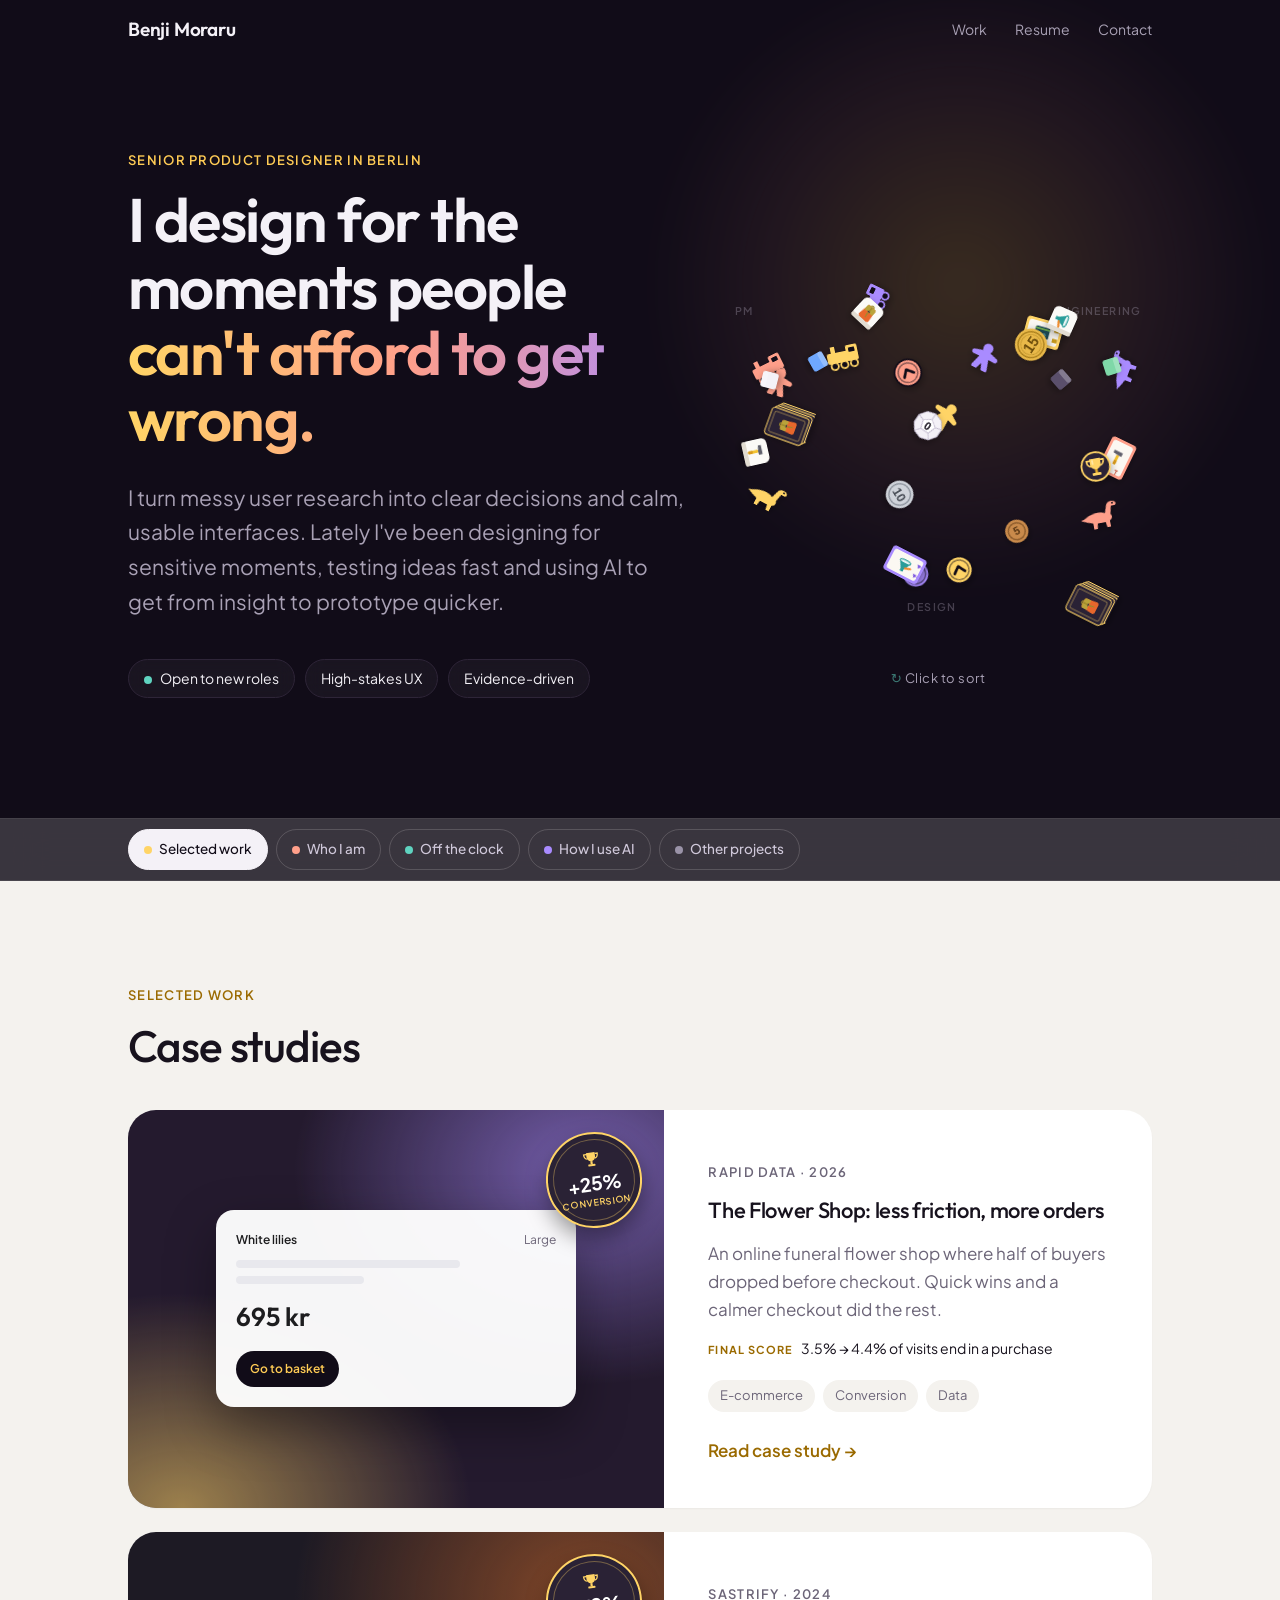
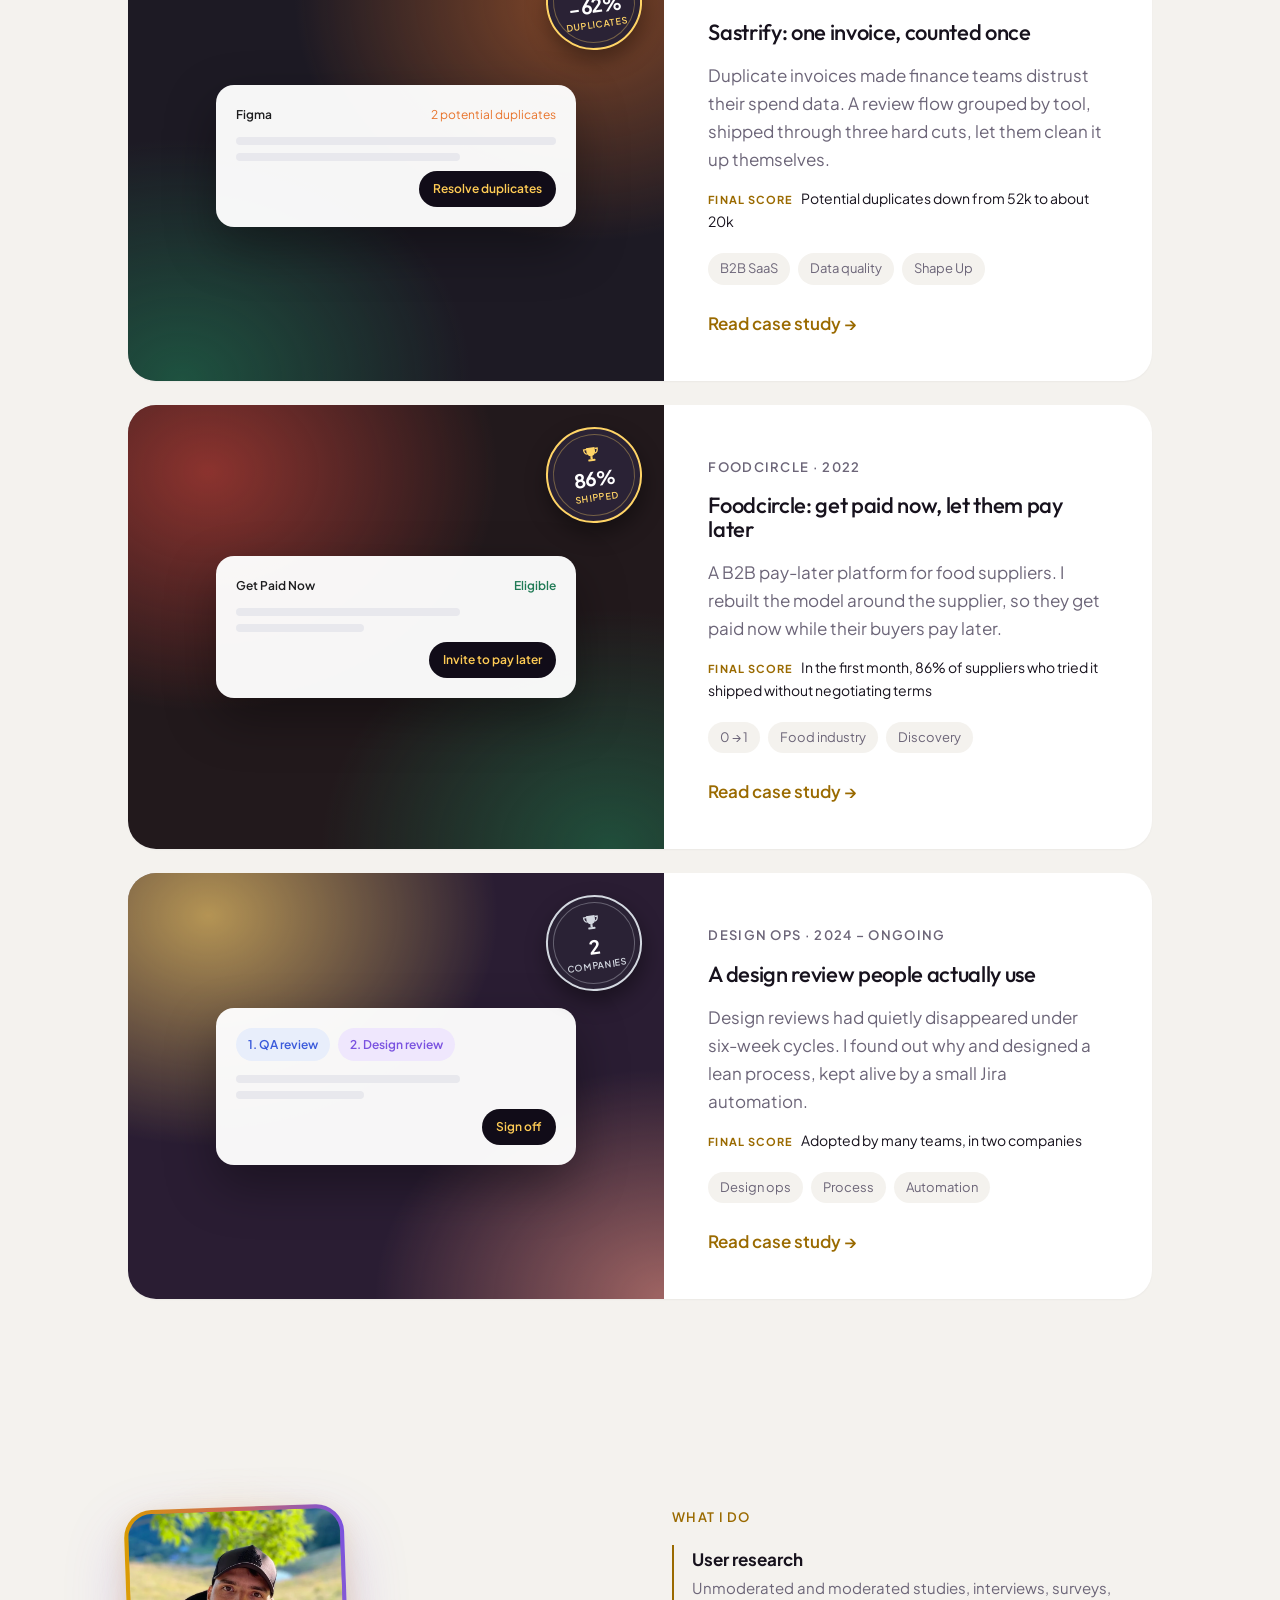
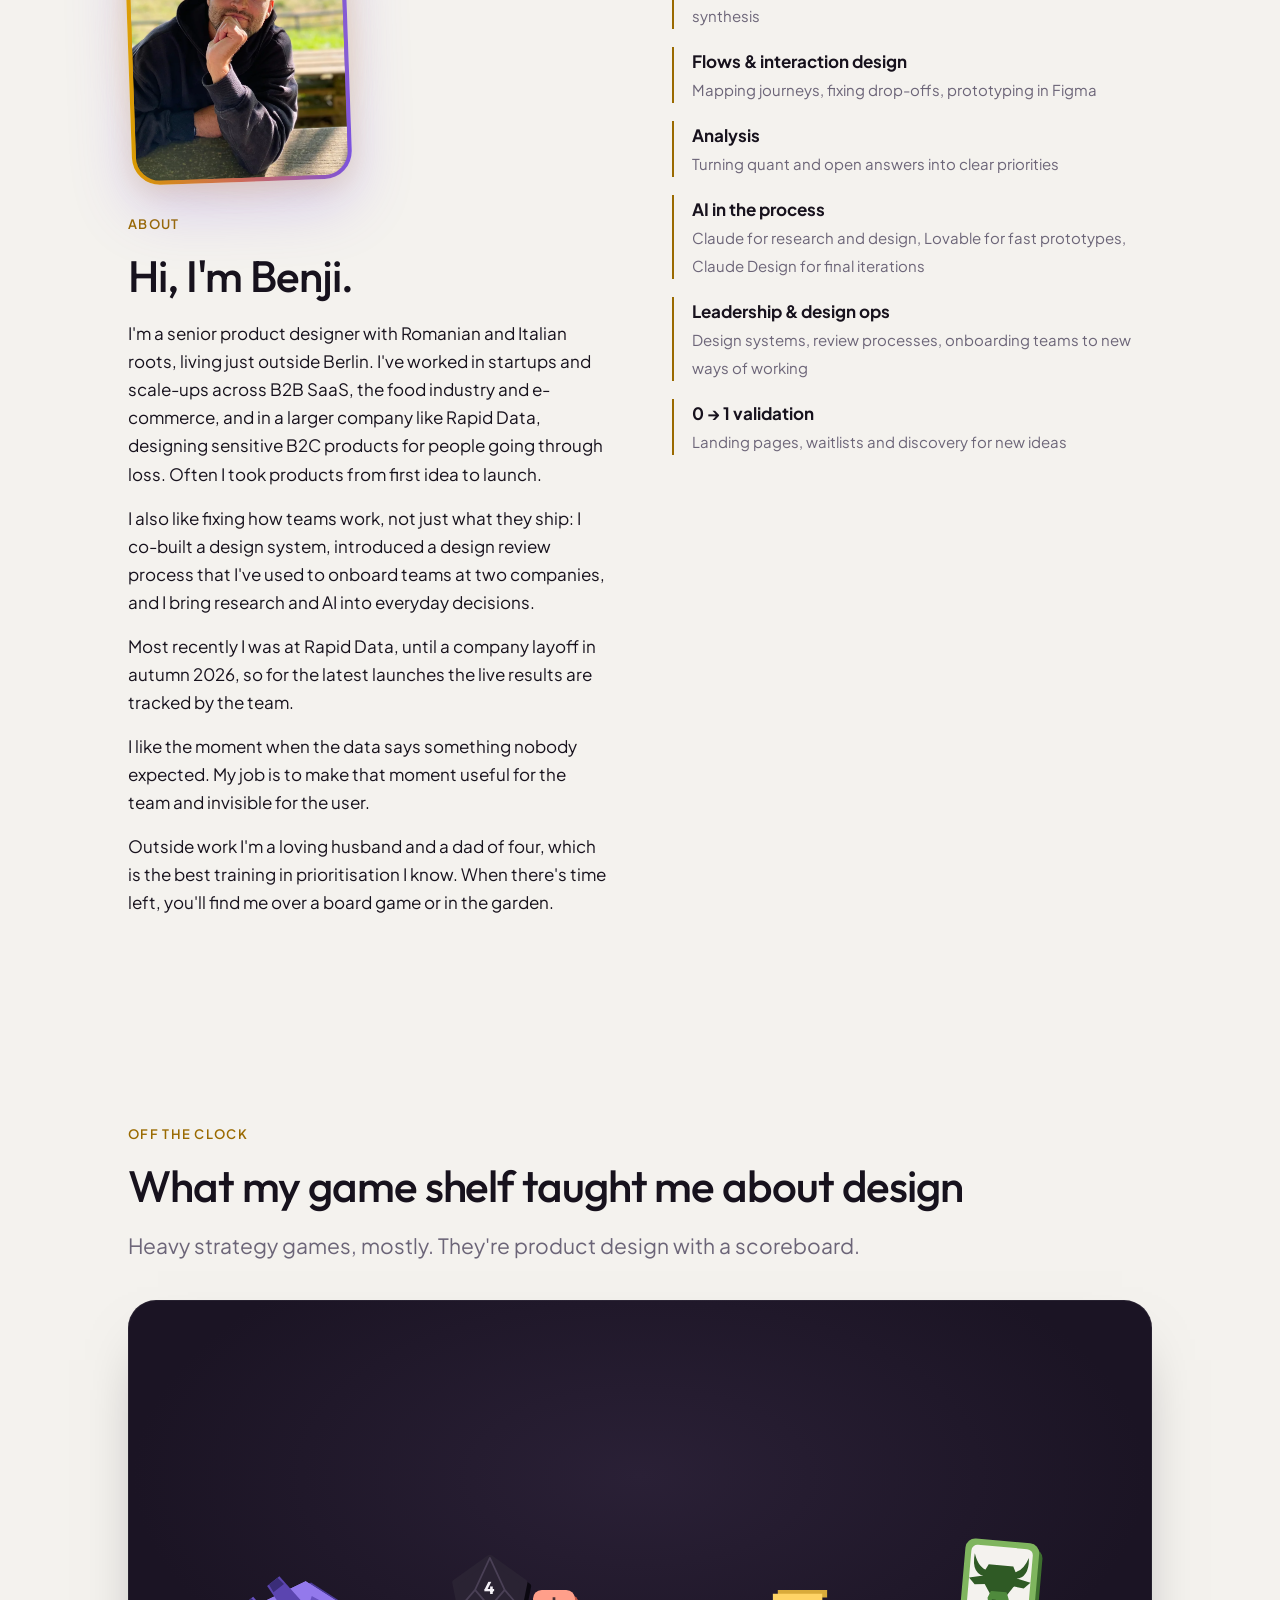
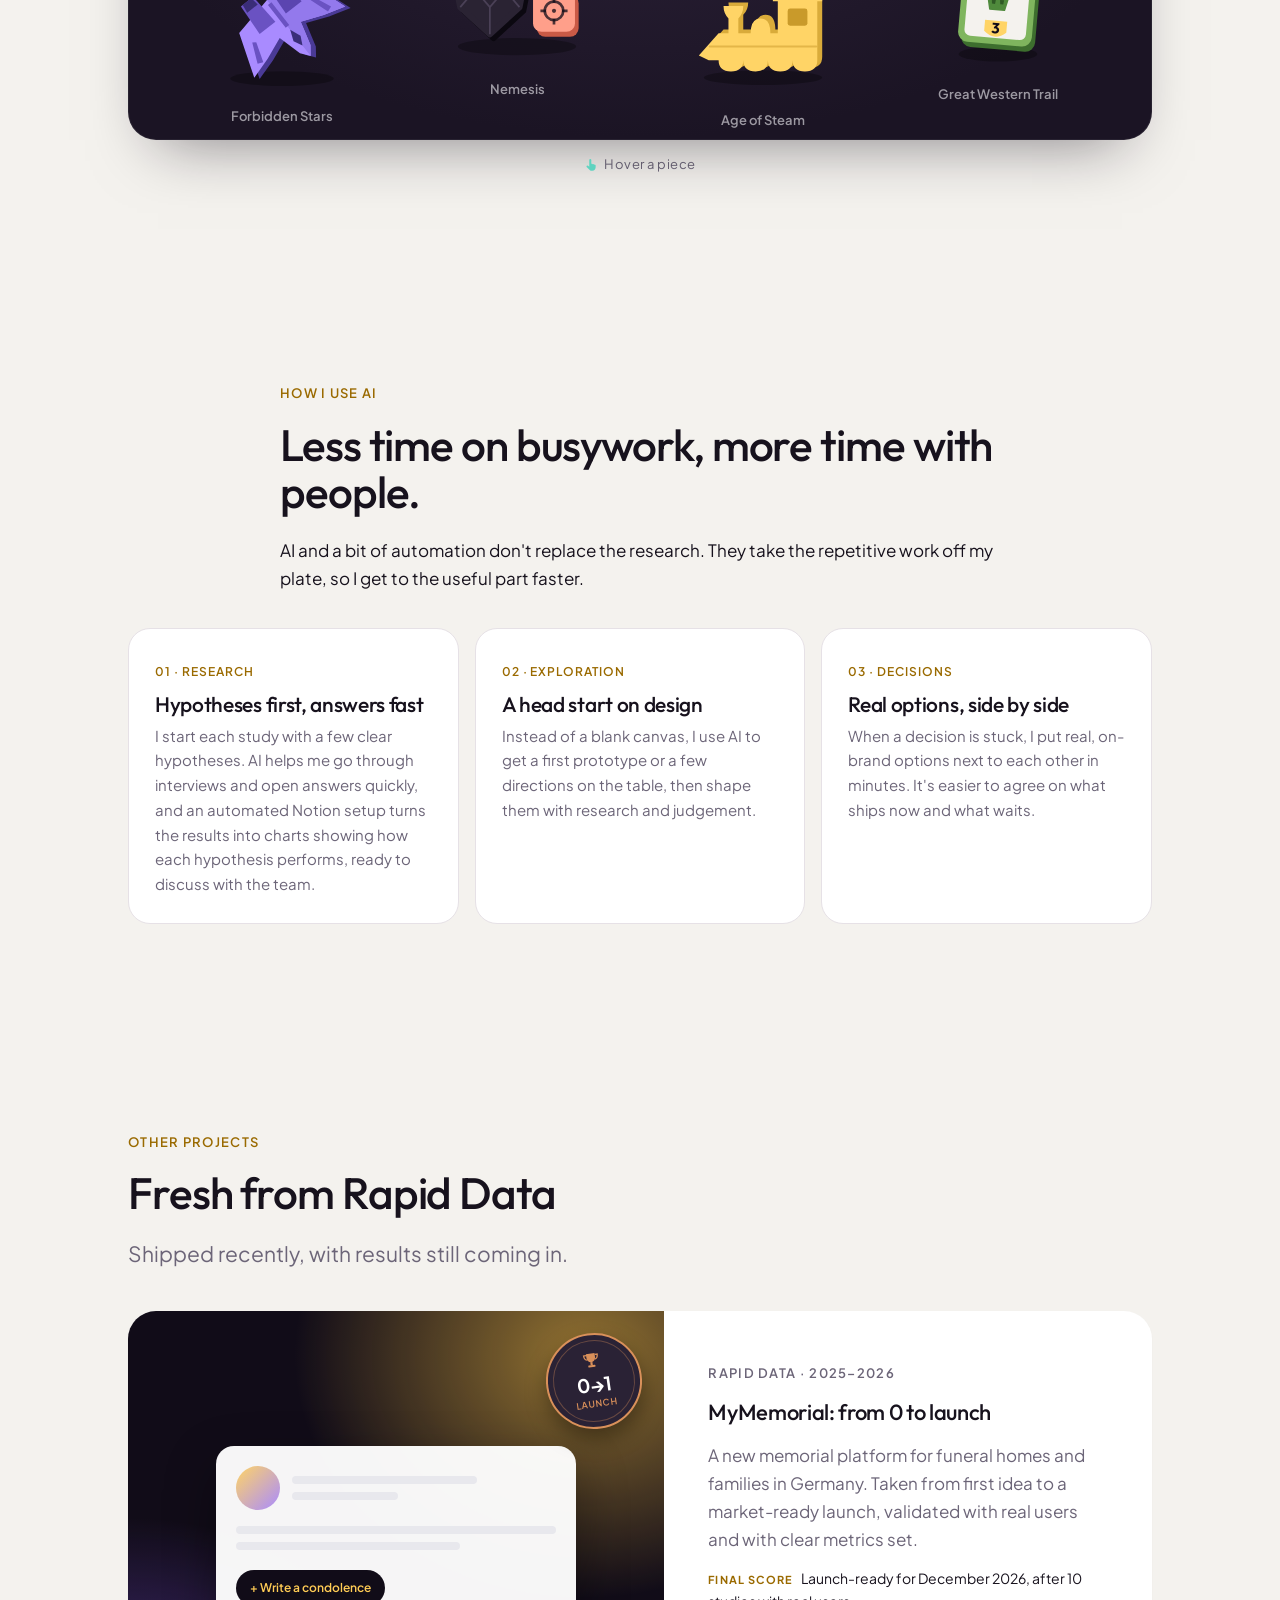
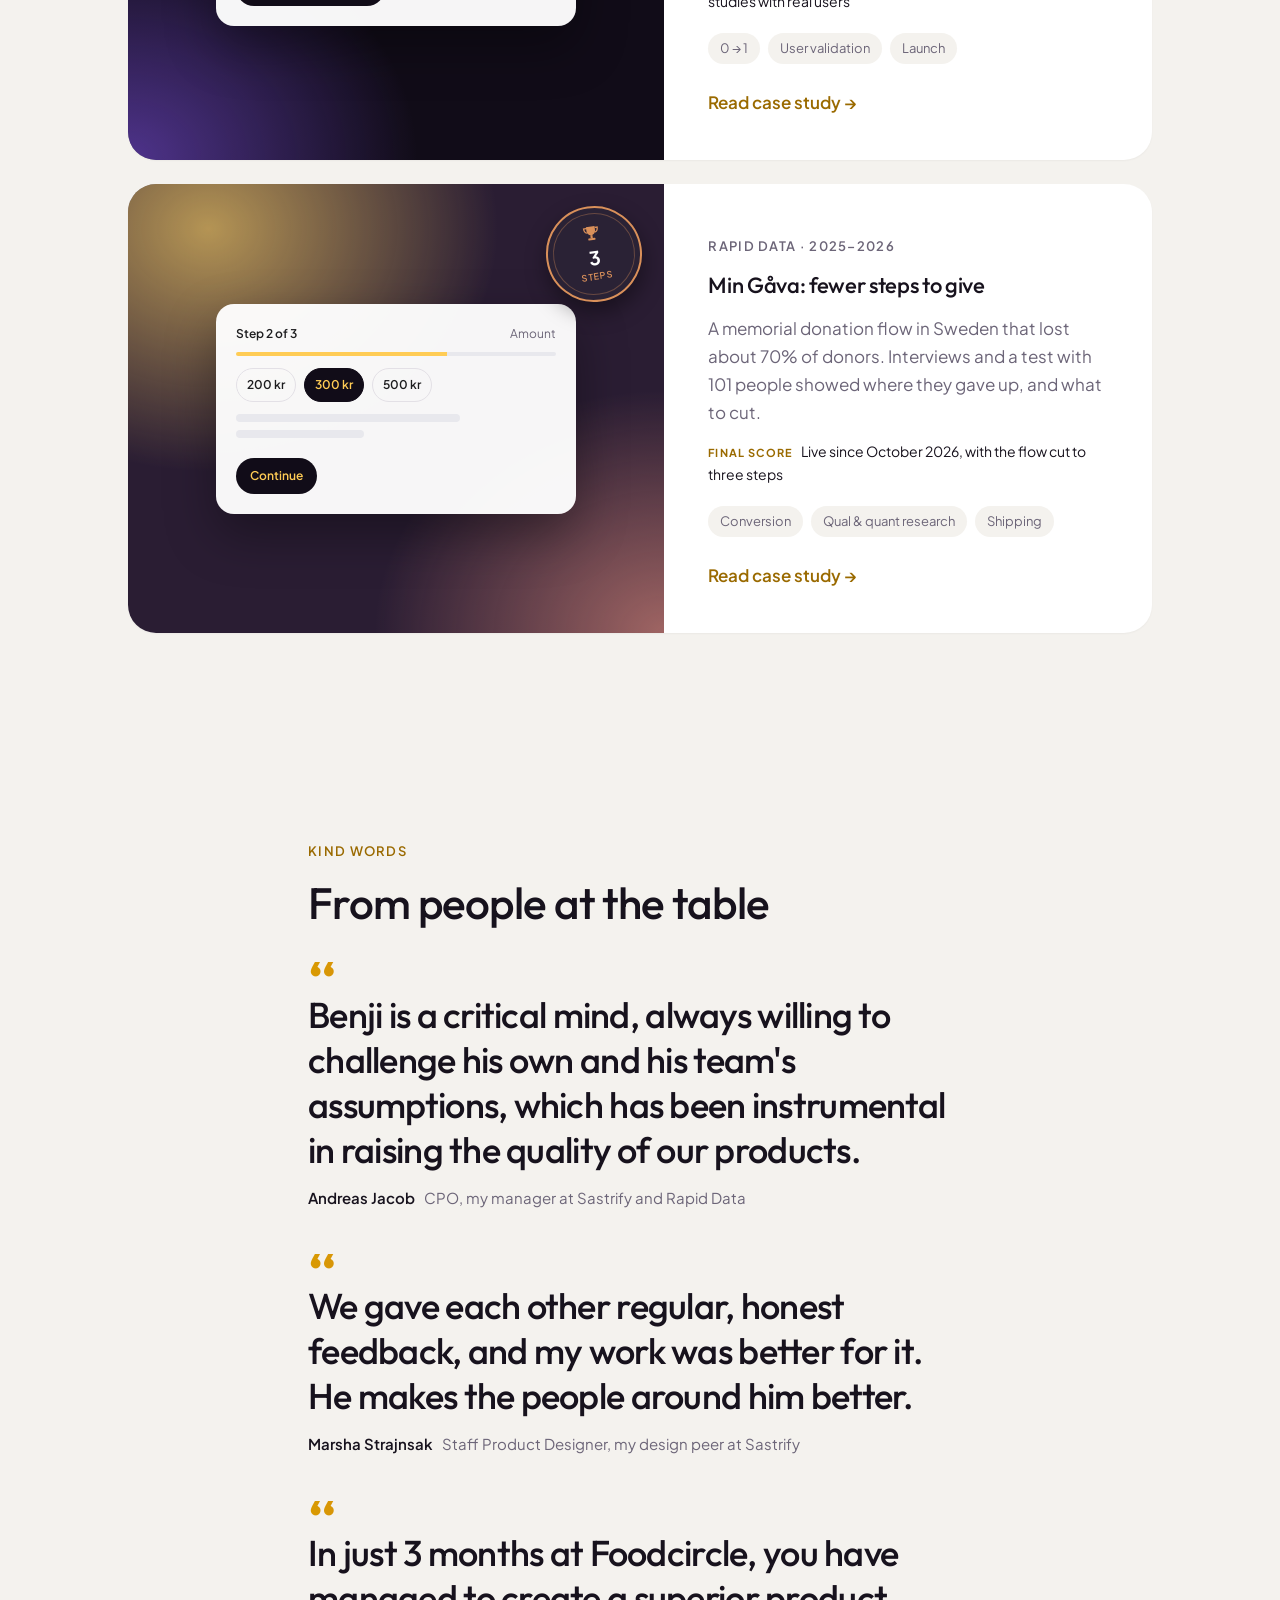
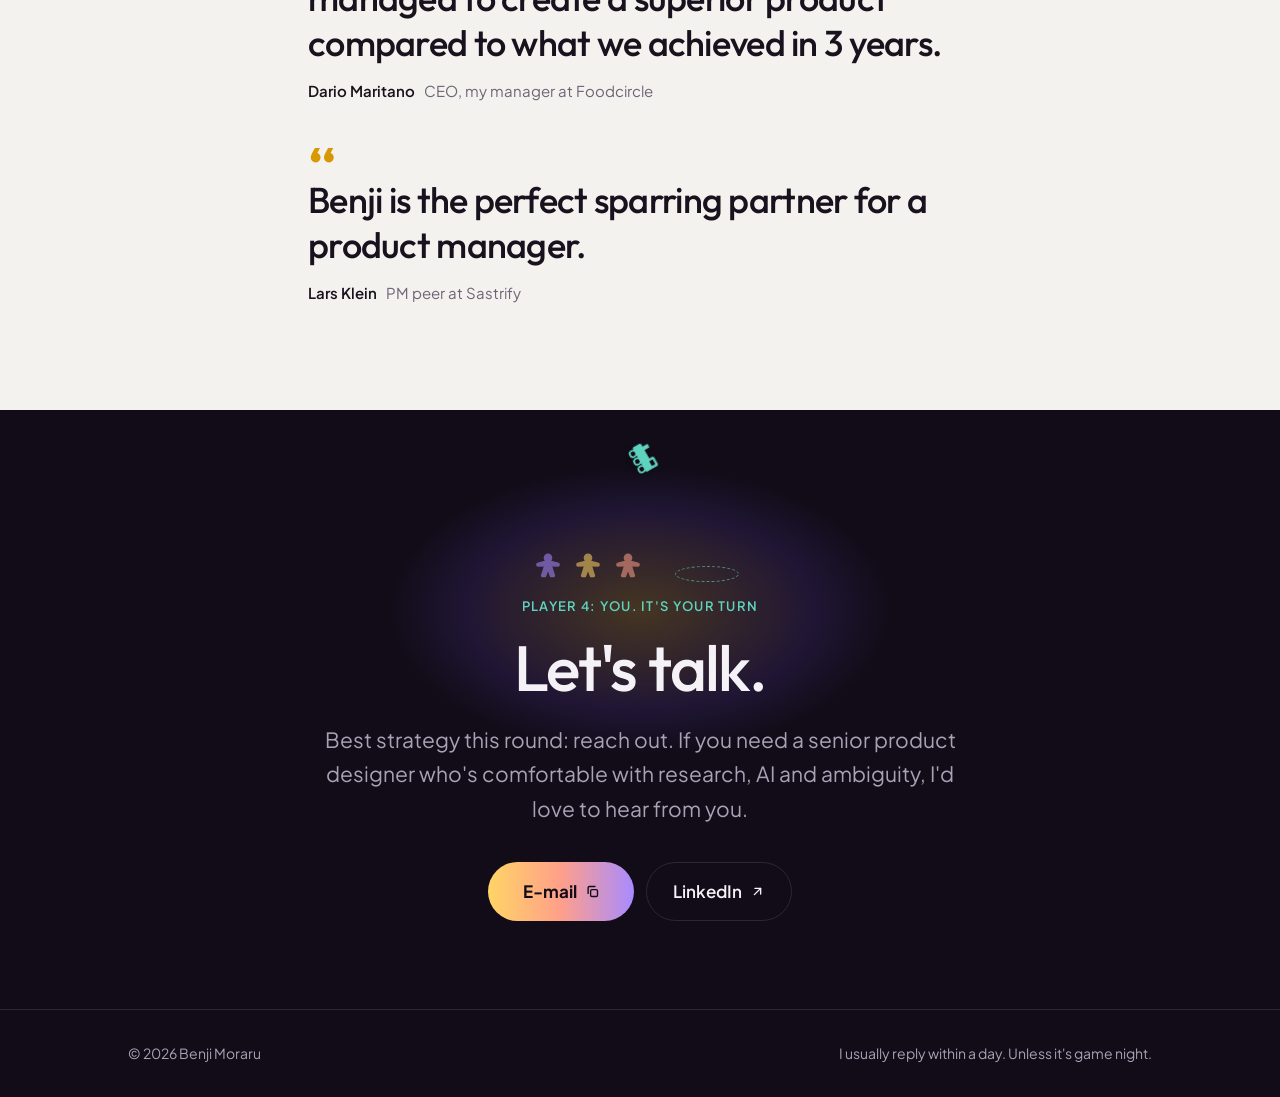
<file: index.html>
<!DOCTYPE html>
<html lang="en">
<head>
<meta charset="utf-8">
<meta name="viewport" content="width=device-width, initial-scale=1">
<title>Benji Moraru · Senior Product Designer</title>
<meta name="description" content="Benji Moraru is a senior product designer in Berlin. Research-led flows, user research and AI in the design process.">
<link rel="icon" href="favicon.ico" sizes="any">
<link rel="icon" type="image/png" sizes="32x32" href="favicon-32.png">
<link rel="apple-touch-icon" href="apple-touch-icon.png">
<meta name="theme-color" content="#110c18">
<style id="fouc">html{visibility:hidden;background:#110c18}</style>
<link rel="stylesheet" href="style.css?v=1795783412">
</head>
<body>

<nav>
  <div class="wrap">
    <a class="logo" href="index.html">Benji Moraru</a>
    <ul>
      <li><a href="#work">Work</a></li>
      <li><a href="resume.html">Resume</a></li>
      <li><a href="#contact">Contact</a></li>
    </ul>
  </div>
</nav>

<header class="hero">
  <div class="wrap hero-grid">
    <div class="hero-text">
    <p class="eyebrow">Senior product designer in Berlin</p>
    <h1>I design for the moments people <em>can't afford to get wrong.</em></h1>
    <p class="lead">I turn messy user research into clear decisions and calm, usable interfaces. Lately I've been designing for sensitive moments, testing ideas fast and using AI to get from insight to prototype quicker.</p>
    <div class="hero-meta">
      <span class="chip dot">Open to new roles</span>
      <span class="chip">High-stakes UX</span>
      <span class="chip">Evidence-driven</span>
    </div>
    </div>
    <div class="hero-table" aria-hidden="true"><div class="ht-canvas">
      <div class="ht-board"></div>
      <span class="ht-seat s0">PM</span><span class="ht-seat s1">Design</span><span class="ht-seat s2">Engineering</span>
    </div></div>
  </div>
</header>

<div class="jump" role="navigation" aria-label="Jump to a section">
  <div class="wrap">
    <a class="jchip on" href="#work" data-t="work"><span class="d" style="background:#ffd466"></span>Selected work</a>
    <a class="jchip" href="#about" data-t="about"><span class="d" style="background:#ff9f8a"></span>Who I am</a>
    <a class="jchip" href="#games" data-t="games"><span class="d" style="background:#5fd3c0"></span>Off the clock</a>
    <a class="jchip" href="#ai" data-t="ai"><span class="d" style="background:#a98bff"></span>How I use AI</a>
    <a class="jchip" href="#earlier" data-t="earlier"><span class="d" style="background:#9a93a8"></span>Other projects</a>
  </div>
</div>

<section id="work">
  <div class="wrap">
    <p class="eyebrow">Selected work</p>
    <h2>Case studies</h2>

    <div class="work-grid">
      <a class="card" href="eshop.html">
        <div class="card-visual v-shop">
          <div class="mock">
            <div class="row" style="justify-content:space-between"><span style="font-weight:600">White lilies</span><span style="color:#6c6578">Large</span></div>
            <div class="bar m" style="margin-top:10px"></div><div class="bar s"></div>
            <div class="row" style="justify-content:space-between;margin-top:12px"><span class="price">695 kr</span></div>
            <span class="btn">Go to basket</span>
          </div>
          <span class="score-coin gold" aria-hidden="true"><svg class="tr" viewBox="0 0 36 30" aria-hidden="true"><path d="M12 3 H24 V8 C24 12.5 21.3 15 18 15 C14.7 15 12 12.5 12 8 Z"/><path d="M12 5 H8.5 C8.5 9 10 11 13 11.5 M24 5 H27.5 C27.5 9 26 11 23 11.5" fill="none" stroke="currentColor" stroke-width="1.8"/><rect x="16.5" y="15" width="3" height="4"/><rect x="13" y="19" width="10" height="3" rx="1"/></svg><b>+25%</b><span>Conversion</span></span>
        </div>
        <div class="card-body">
          <p class="eyebrow">Rapid Data · 2026</p>
          <h3>The Flower Shop: less friction, more orders</h3>
          <p>An online funeral flower shop where half of buyers dropped before checkout. Quick wins and a calmer checkout did the rest.</p>
          <p class="final-score"><i>Final score</i> 3.5% → 4.4% of visits end in a purchase</p>
          <div class="tags"><span class="tag">E-commerce</span><span class="tag">Conversion</span><span class="tag">Data</span></div>
          <span class="more">Read case study →</span>
        </div>
      </a>

      <a class="card" href="sastrify-spend.html">
        <div class="card-visual v-sas2">
          <div class="mock">
            <div class="row" style="justify-content:space-between"><span style="font-weight:600">Figma</span><span style="color:#e8742c">2 potential duplicates</span></div>
            <div class="bar" style="margin-top:12px"></div><div class="bar m"></div>
            <div class="row" style="justify-content:flex-end;margin-top:10px"><span class="btn" style="margin:0">Resolve duplicates</span></div>
          </div>
          <span class="score-coin gold" aria-hidden="true"><svg class="tr" viewBox="0 0 36 30" aria-hidden="true"><path d="M12 3 H24 V8 C24 12.5 21.3 15 18 15 C14.7 15 12 12.5 12 8 Z"/><path d="M12 5 H8.5 C8.5 9 10 11 13 11.5 M24 5 H27.5 C27.5 9 26 11 23 11.5" fill="none" stroke="currentColor" stroke-width="1.8"/><rect x="16.5" y="15" width="3" height="4"/><rect x="13" y="19" width="10" height="3" rx="1"/></svg><b>−62%</b><span>Duplicates</span></span>
        </div>
        <div class="card-body">
          <p class="eyebrow">Sastrify · 2024</p>
          <h3>Sastrify: one invoice, counted once</h3>
          <p>Duplicate invoices made finance teams distrust their spend data. A review flow grouped by tool, shipped through three hard cuts, let them clean it up themselves.</p>
          <p class="final-score"><i>Final score</i> Potential duplicates down from 52k to about 20k</p>
          <div class="tags"><span class="tag">B2B SaaS</span><span class="tag">Data quality</span><span class="tag">Shape Up</span></div>
          <span class="more">Read case study →</span>
        </div>
      </a>

      <a class="card" href="foodcircle.html">
        <div class="card-visual v-fc">
          <div class="mock">
            <div class="row" style="justify-content:space-between"><span style="font-weight:600">Get Paid Now</span><span style="color:#1f7a55;font-weight:600">Eligible</span></div>
            <div class="bar m" style="margin-top:12px"></div><div class="bar s"></div>
            <div class="row" style="justify-content:flex-end;margin-top:10px"><span class="btn" style="margin:0">Invite to pay later</span></div>
          </div>
          <span class="score-coin gold" aria-hidden="true"><svg class="tr" viewBox="0 0 36 30" aria-hidden="true"><path d="M12 3 H24 V8 C24 12.5 21.3 15 18 15 C14.7 15 12 12.5 12 8 Z"/><path d="M12 5 H8.5 C8.5 9 10 11 13 11.5 M24 5 H27.5 C27.5 9 26 11 23 11.5" fill="none" stroke="currentColor" stroke-width="1.8"/><rect x="16.5" y="15" width="3" height="4"/><rect x="13" y="19" width="10" height="3" rx="1"/></svg><b>86%</b><span>Shipped</span></span>
        </div>
        <div class="card-body">
          <p class="eyebrow">Foodcircle · 2022</p>
          <h3>Foodcircle: get paid now, let them pay later</h3>
          <p>A B2B pay-later platform for food suppliers. I rebuilt the model around the supplier, so they get paid now while their buyers pay later.</p>
          <p class="final-score"><i>Final score</i> In the first month, 86% of suppliers who tried it shipped without negotiating terms</p>
          <div class="tags"><span class="tag">0 → 1</span><span class="tag">Food industry</span><span class="tag">Discovery</span></div>
          <span class="more">Read case study →</span>
        </div>
      </a>

      <a class="card" href="design-review.html">
        <div class="card-visual v-gava">
          <div class="mock">
            <div class="row" style="gap:8px"><span class="chip-o" style="background:#e8eefb;color:#3b5bdb;border-radius:999px">1. QA review</span><span class="chip-o" style="background:#efe7fd;color:#7a52e0;border-radius:999px">2. Design review</span></div>
            <div class="bar m" style="margin-top:14px"></div><div class="bar s"></div>
            <div class="row" style="justify-content:flex-end;margin-top:10px"><span class="btn" style="margin:0">Sign off</span></div>
          </div>
          <span class="score-coin silver" aria-hidden="true"><svg class="tr" viewBox="0 0 36 30" aria-hidden="true"><path d="M12 3 H24 V8 C24 12.5 21.3 15 18 15 C14.7 15 12 12.5 12 8 Z"/><path d="M12 5 H8.5 C8.5 9 10 11 13 11.5 M24 5 H27.5 C27.5 9 26 11 23 11.5" fill="none" stroke="currentColor" stroke-width="1.8"/><rect x="16.5" y="15" width="3" height="4"/><rect x="13" y="19" width="10" height="3" rx="1"/></svg><b>2</b><span>Companies</span></span>
        </div>
        <div class="card-body">
          <p class="eyebrow">Design ops · 2024 – ongoing</p>
          <h3>A design review people actually use</h3>
          <p>Design reviews had quietly disappeared under six-week cycles. I found out why and designed a lean process, kept alive by a small Jira automation.</p>
          <p class="final-score"><i>Final score</i> Adopted by many teams, in two companies</p>
          <div class="tags"><span class="tag">Design ops</span><span class="tag">Process</span><span class="tag">Automation</span></div>
          <span class="more">Read case study →</span>
        </div>
      </a>

    </div>
  </div>
</section>

<section id="about">
  <div class="wrap two-col">
    <div>
      <figure class="portrait"><img src="[data-uri]" alt="Benji Moraru"></figure>
      <p class="eyebrow">About</p>
      <h2>Hi, I'm Benji.</h2>
      <p>I'm a senior product designer with Romanian and Italian roots, living just outside Berlin. I've worked in startups and scale-ups across B2B SaaS, the food industry and e-commerce, and in a larger company like Rapid Data, designing sensitive B2C products for people going through loss. Often I took products from first idea to launch.</p>
      <p>I also like fixing how teams work, not just what they ship: I co-built a design system, introduced a design review process that I've used to onboard teams at two companies, and I bring research and AI into everyday decisions.</p>
      <p>Most recently I was at Rapid Data, until a company layoff in autumn 2026, so for the latest launches the live results are tracked by the team.</p>
      <p>I like the moment when the data says something nobody expected. My job is to make that moment useful for the team and invisible for the user.</p>
      <p>Outside work I'm a loving husband and a dad of four, which is the best training in prioritisation I know. When there's time left, you'll find me over a board game or in the garden.</p>
    </div>
    <div>
      <p class="eyebrow">What I do</p>
      <ul class="skills">
        <li><b>User research</b><span>Unmoderated and moderated studies, interviews, surveys, synthesis</span></li>
        <li><b>Flows &amp; interaction design</b><span>Mapping journeys, fixing drop-offs, prototyping in Figma</span></li>
        <li><b>Analysis</b><span>Turning quant and open answers into clear priorities</span></li>
        <li><b>AI in the process</b><span>Claude for research and design, Lovable for fast prototypes, Claude Design for final iterations</span></li>
        <li><b>Leadership &amp; design ops</b><span>Design systems, review processes, onboarding teams to new ways of working</span></li>
        <li><b>0 → 1 validation</b><span>Landing pages, waitlists and discovery for new ideas</span></li>
      </ul>
    </div>
  </div>
</section>

<section id="games">
  <div class="wrap">
    <p class="eyebrow">Off the clock</p>
    <h2>What my game shelf taught me about design</h2>
    <p class="lead">Heavy strategy games, mostly. They're product design with a scoreboard.</p>
    <div class="gtable games" data-hint="Hover a piece">
      <div class="gspot gs-1">
        <button class="gpiece" type="button" aria-label="Forbidden Stars: The order you play in decides everything" aria-expanded="false"><svg viewBox="0 0 120 120" aria-hidden="true"><ellipse cx="60" cy="104" rx="42" ry="6" fill="#000" opacity=".3"/><g transform="translate(60 56) rotate(-38) scale(.9) translate(-60 -58)"><g transform="translate(3 4)" fill="#4a3a96"><path d="M8 84 L22 44 L60 36 L98 44 L112 84 L92 78 L72 70 L66 92 L60 100 L54 92 L48 70 L28 78 Z"/></g><path d="M8 84 L22 44 L60 36 L98 44 L112 84 L92 78 L72 70 L66 92 L60 100 L54 92 L48 70 L28 78 Z" fill="#a98bff"/><path d="M60 36 L98 44 L112 84 L92 78 L72 70 L66 92 L60 100 Z" fill="#9379ec"/><path d="M38 26 L52 26 L54 56 L36 56 Z" fill="#6a52c2"/><path d="M68 26 L82 26 L84 56 L66 56 Z" fill="#5b45b0"/><path d="M40 26 L50 26 L51 34 L39 34 Z" fill="#3a2d78"/><path d="M70 26 L80 26 L81 34 L69 34 Z" fill="#3a2d78"/><path d="M60 70 L64 80 L60 88 L56 80 Z" fill="#3a2d78"/><g fill="#6a52c2"><path d="M18 76 L26 58 L29 60 L23 78 Z"/><path d="M102 76 L94 58 L91 60 L97 78 Z"/><path d="M58 40 H62 V66 H58 Z"/></g>
</g></svg><span class="g-name">Forbidden Stars</span></button>
        <div class="gbubble" role="tooltip">
          <span class="gb-name">Forbidden Stars <em>My favourite</em></span>
          <h3>The order you play in decides everything</h3>
          <p>Orders stack up, and the last one placed resolves first. Timing beats effort, and that's exactly what fixed our design reviews.</p>
          <a class="more" href="design-review.html">See: Design review →</a>
        </div>
      </div>
      <div class="gspot gs-2">
        <button class="gpiece" type="button" aria-label="Nemesis: Everyone at the table has a secret goal" aria-expanded="false"><svg viewBox="0 0 120 120" aria-hidden="true"><ellipse cx="60" cy="100" rx="48" ry="7" fill="#000" opacity=".3"/><g transform="translate(4 8)" stroke-linejoin="round"><polygon points="34,20 62,40 58,60 34,82 10,60 6,40" fill="#0b0810" stroke="#0b0810" stroke-width="5" transform="translate(3 3)"/><polygon points="34,20 62,40 58,60 34,82 10,60 6,40" fill="#2a2333" stroke="#2a2333" stroke-width="5"/><path d="M34 20 L22 46 L34 60 L46 46 Z M22 46 L10 60 M46 46 L58 60 M34 60 L34 82" stroke="#4a4056" stroke-width="1.4" fill="none"/><text x="34" y="49" text-anchor="middle" font-family="Outfit, sans-serif" font-size="14" font-weight="700" fill="#f4f1f7">4</text></g><g transform="translate(73 54)"><rect x="0" y="0" width="34" height="34" rx="7" fill="#c95a46" transform="translate(3 4)"/><rect x="0" y="0" width="34" height="34" rx="7" fill="#ff9f8a"/><g stroke="#110c18" stroke-opacity=".75" stroke-width="2.2" fill="none"><circle cx="17" cy="17" r="7.5"/><path d="M17 6 V10.5 M17 23.5 V28 M6 17 H10.5 M23.5 17 H28"/></g><circle cx="17" cy="17" r="1.7" fill="#110c18" fill-opacity=".75"/></g></svg><span class="g-name">Nemesis</span></button>
        <div class="gbubble" role="tooltip">
          <span class="gb-name">Nemesis </span>
          <h3>Everyone at the table has a secret goal</h3>
          <p>So before designing for anyone, I find out what each side really wants. At Foodcircle there were five parties in one deal.</p>
          <a class="more" href="foodcircle.html">See: Foodcircle →</a>
        </div>
      </div>
      <div class="gspot gs-3">
        <button class="gpiece" type="button" aria-label="Age of Steam: Every loan costs you, every single turn" aria-expanded="false"><svg viewBox="0 0 120 120" aria-hidden="true"><ellipse cx="60" cy="100" rx="48" ry="6" fill="#000" opacity=".3"/><g transform="translate(-2 2)"><path d="M10 80 L26 62 L34 62 L34 50 Q30 46 30 40 L46 40 Q46 46 42 50 L42 62 L52 62 Q52 50 60 50 Q68 50 68 62 L74 62 L74 36 L70 36 L70 30 L110 30 L110 36 L106 36 L106 84 Q106 93 96 93 Q86 93 86 84 Q86 93 76 93 Q66 93 66 84 Q66 93 56 93 Q46 93 46 84 Q46 93 36 93 Q26 93 26 84 L18 84 Z" fill="#d9ab3a" transform="translate(4 -3)"/><path d="M10 80 L26 62 L34 62 L34 50 Q30 46 30 40 L46 40 Q46 46 42 50 L42 62 L52 62 Q52 50 60 50 Q68 50 68 62 L74 62 L74 36 L70 36 L70 30 L110 30 L110 36 L106 36 L106 84 Q106 93 96 93 Q86 93 86 84 Q86 93 76 93 Q66 93 66 84 Q66 93 56 93 Q46 93 46 84 Q46 93 36 93 Q26 93 26 84 L18 84 Z" fill="#ffd466"/><rect x="82" y="42" width="16" height="14" rx="2" fill="#c99a2a"/><rect x="18" y="72" width="88" height="1.6" rx=".8" fill="#c99a2a" opacity=".5"/></g></svg><span class="g-name">Age of Steam</span></button>
        <div class="gbubble" role="tooltip">
          <span class="gb-name">Age of Steam </span>
          <h3>Every loan costs you, every single turn</h3>
          <p>Messy data is a loan too. Fix it at the source, or keep paying for it in every report.</p>
          <a class="more" href="sastrify-spend.html">See: Sastrify duplicates →</a>
        </div>
      </div>
      <div class="gspot gs-4">
        <button class="gpiece" type="button" aria-label="Great Western Trail: Small upgrades early pay off all game" aria-expanded="false"><svg viewBox="0 0 120 120" aria-hidden="true"><ellipse cx="60" cy="102" rx="32" ry="6" fill="#000" opacity=".3"/><g transform="rotate(5 60 58)"><rect x="30" y="10" width="60" height="84" rx="8" fill="#3d6e2e" transform="translate(3 4)"/><rect x="30" y="10" width="60" height="84" rx="8" fill="#7fb55e"/><rect x="35" y="15" width="50" height="74" rx="5" fill="#f4f2ee"/><g fill="#2f5a25"><path d="M38 22 Q36 40 50 40 L50 35 Q42 34 38 22 Z"/><path d="M82 22 Q84 40 70 40 L70 35 Q78 34 82 22 Z"/><path d="M50 30 L70 30 L74 38 L72 46 L66 55 L54 55 L48 46 L46 38 Z"/><path d="M48 39 L35 42 L40 47 L49 46 Z"/><path d="M72 39 L85 42 L80 47 L71 46 Z"/></g><path d="M54 52 L66 52 L68 57 L66 66 L54 66 L52 57 Z" fill="#4f8a3c" stroke="#4f8a3c" stroke-width="1.2" stroke-linejoin="round"/><path d="M55 58 L58.3 58 L57.9 61.5 L55.4 61.5 Z" fill="#2f5a25"/><path d="M61.7 58 L65 58 L64.6 61.5 L62.1 61.5 Z" fill="#2f5a25"/><path d="M51 75 H69 V84 Q60 92 51 84 Z" fill="#ffd466"/><text x="60" y="85" text-anchor="middle" font-family="Outfit, sans-serif" font-size="12" font-weight="700" fill="#110c18">3</text></g></svg><span class="g-name">Great Western Trail</span></button>
        <div class="gbubble" role="tooltip">
          <span class="gb-name">Great Western Trail </span>
          <h3>Small upgrades early pay off all game</h3>
          <p>That's why I start with quick wins, then go for the big redesign.</p>
          <a class="more" href="eshop.html">See: The Flower Shop →</a>
        </div>
      </div>
    </div>
    <p class="g-hint">Hover a piece</p>
  </div>
</section>

<section id="ai">
  <div class="wrap">
    <div class="narrow" style="margin:0 auto">
      <p class="eyebrow">How I use AI</p>
      <h2>Less time on busywork, more time with people.</h2>
      <p>AI and a bit of automation don't replace the research. They take the repetitive work off my plate, so I get to the useful part faster.</p>
    </div>
    <div class="ai-grid">
      <div class="ai-item"><span>01 · Research</span><h3>Hypotheses first, answers fast</h3><p>I start each study with a few clear hypotheses. AI helps me go through interviews and open answers quickly, and an automated Notion setup turns the results into charts showing how each hypothesis performs, ready to discuss with the team.</p></div>
      <div class="ai-item"><span>02 · Exploration</span><h3>A head start on design</h3><p>Instead of a blank canvas, I use AI to get a first prototype or a few directions on the table, then shape them with research and judgement.</p></div>
      <div class="ai-item"><span>03 · Decisions</span><h3>Real options, side by side</h3><p>When a decision is stuck, I put real, on-brand options next to each other in minutes. It's easier to agree on what ships now and what waits.</p></div>
    </div>
  </div>
</section>

<section id="earlier">
  <div class="wrap">
    <p class="eyebrow">Other projects</p>
    <h2>Fresh from Rapid Data</h2>
    <p class="lead">Shipped recently, with results still coming in.</p>
    <div class="work-grid">
      <a class="card" href="my-memorial.html">
        <div class="card-visual v-memorial">
          <div class="mock">
            <div class="row"><div class="avatar"></div><div style="flex:1"><div class="bar m"></div><div class="bar s"></div></div></div>
            <div class="bar" style="margin-top:16px"></div><div class="bar m"></div>
            <span class="btn">+ Write a condolence</span>
          </div>
          <span class="score-coin bronze" aria-hidden="true"><svg class="tr" viewBox="0 0 36 30" aria-hidden="true"><path d="M12 3 H24 V8 C24 12.5 21.3 15 18 15 C14.7 15 12 12.5 12 8 Z"/><path d="M12 5 H8.5 C8.5 9 10 11 13 11.5 M24 5 H27.5 C27.5 9 26 11 23 11.5" fill="none" stroke="currentColor" stroke-width="1.8"/><rect x="16.5" y="15" width="3" height="4"/><rect x="13" y="19" width="10" height="3" rx="1"/></svg><b>0→1</b><span>Launch</span></span>
        </div>
        <div class="card-body">
          <p class="eyebrow">Rapid Data · 2025–2026</p>
          <h3>MyMemorial: from 0 to launch</h3>
          <p>A new memorial platform for funeral homes and families in Germany. Taken from first idea to a market-ready launch, validated with real users and with clear metrics set.</p>
          <p class="final-score"><i>Final score</i> Launch-ready for December 2026, after 10 studies with real users</p>
          <div class="tags"><span class="tag">0 → 1</span><span class="tag">User validation</span><span class="tag">Launch</span></div>
          <span class="more">Read case study →</span>
        </div>
      </a>

      <a class="card" href="min-gava.html">
        <div class="card-visual v-gava">
          <div class="mock">
            <div class="row" style="justify-content:space-between"><span style="font-weight:600">Step 2 of 3</span><span style="color:#6c6578">Amount</span></div>
            <div class="bar" style="height:4px;background:linear-gradient(90deg,#ffcc55 66%,#e8e8ed 66%)"></div>
            <div class="row" style="margin-top:12px;gap:8px">
              <span class="amt">200 kr</span><span class="amt on">300 kr</span><span class="amt">500 kr</span>
            </div>
            <div class="bar m" style="margin-top:12px"></div><div class="bar s"></div>
            <span class="btn">Continue</span>
          </div>
          <span class="score-coin bronze" aria-hidden="true"><svg class="tr" viewBox="0 0 36 30" aria-hidden="true"><path d="M12 3 H24 V8 C24 12.5 21.3 15 18 15 C14.7 15 12 12.5 12 8 Z"/><path d="M12 5 H8.5 C8.5 9 10 11 13 11.5 M24 5 H27.5 C27.5 9 26 11 23 11.5" fill="none" stroke="currentColor" stroke-width="1.8"/><rect x="16.5" y="15" width="3" height="4"/><rect x="13" y="19" width="10" height="3" rx="1"/></svg><b>3</b><span>Steps</span></span>
        </div>
        <div class="card-body">
          <p class="eyebrow">Rapid Data · 2025–2026</p>
          <h3>Min Gåva: fewer steps to give</h3>
          <p>A memorial donation flow in Sweden that lost about 70% of donors. Interviews and a test with 101 people showed where they gave up, and what to cut.</p>
          <p class="final-score"><i>Final score</i> Live since October 2026, with the flow cut to three steps</p>
          <div class="tags"><span class="tag">Conversion</span><span class="tag">Qual &amp; quant research</span><span class="tag">Shipping</span></div>
          <span class="more">Read case study →</span>
        </div>
      </a>

    </div>
  </div>
</section>

<section id="kind-words">
  <div class="wrap narrow">
    <p class="eyebrow">Kind words</p>
    <h2>From people at the table</h2>
    <div class="kw">
      <figure class="kw-q">
        <blockquote>Benji is a critical mind, always willing to challenge his own and his team's assumptions, which has been instrumental in raising the quality of our products.</blockquote>
        <figcaption><b>Andreas Jacob</b> CPO, my manager at Sastrify and Rapid Data</figcaption>
      </figure>
      <figure class="kw-q">
        <blockquote>We gave each other regular, honest feedback, and my work was better for it. He makes the people around him better.</blockquote>
        <figcaption><b>Marsha Strajnsak</b> Staff Product Designer, my design peer at Sastrify</figcaption>
      </figure>
      <figure class="kw-q">
        <blockquote>In just 3 months at Foodcircle, you have managed to create a superior product compared to what we achieved in 3 years.</blockquote>
        <figcaption><b>Dario Maritano</b> CEO, my manager at Foodcircle</figcaption>
      </figure>
      <figure class="kw-q">
        <blockquote>Benji is the perfect sparring partner for a product manager.</blockquote>
        <figcaption><b>Lars Klein</b> PM peer at Sastrify</figcaption>
      </figure>
    </div>
  </div>
</section>

<section id="contact" class="contact">
  <div class="wrap narrow">
    <div class="seats" aria-hidden="true">
      <span class="seat-m" style="--c:#a98bff"></span><span class="seat-m" style="--c:#ffd466"></span><span class="seat-m" style="--c:#ff9f8a"></span>
      <span class="pile"><span class="oval"></span></span>
    </div>
    <p class="eyebrow seat-eyebrow">Player 4: you. It's your turn</p>
    <h2>Let's talk.</h2>
    <p class="lead" style="margin:0 auto">Best strategy this round: reach out. If you need a senior product designer who's comfortable with research, AI and ambiguity, I'd love to hear from you.</p>
    <div class="links">
      <button class="button primary copy-mail" type="button" data-mail="hello@benjimoraru.com" aria-label="Copy email address"><span class="cm-txt">E-mail</span><svg class="btn-ico" width="15" height="15" viewBox="0 0 24 24" fill="none" stroke="currentColor" stroke-width="2.2" stroke-linecap="round" stroke-linejoin="round" aria-hidden="true"><rect x="9" y="9" width="11" height="11" rx="2"/><path d="M5 15V6a2 2 0 0 1 2-2h9"/></svg></button>
      <a class="button" href="https://www.linkedin.com/in/benjimoraru/" target="_blank" rel="noopener">LinkedIn<svg class="btn-ico" width="15" height="15" viewBox="0 0 24 24" fill="none" stroke="currentColor" stroke-width="2.2" stroke-linecap="round" stroke-linejoin="round" aria-hidden="true"><path d="M7 17 17 7"/><path d="M8 7h9v9"/></svg></a>
    </div>
  </div>
</section>

<footer>
  <div class="wrap">
    <span>© 2026 Benji Moraru</span>
    <span>I usually reply within a day. Unless it's game night.</span>
  </div>
</footer>

<script src="main.js?v=1795783412"></script>
</body>
</html>
</file>
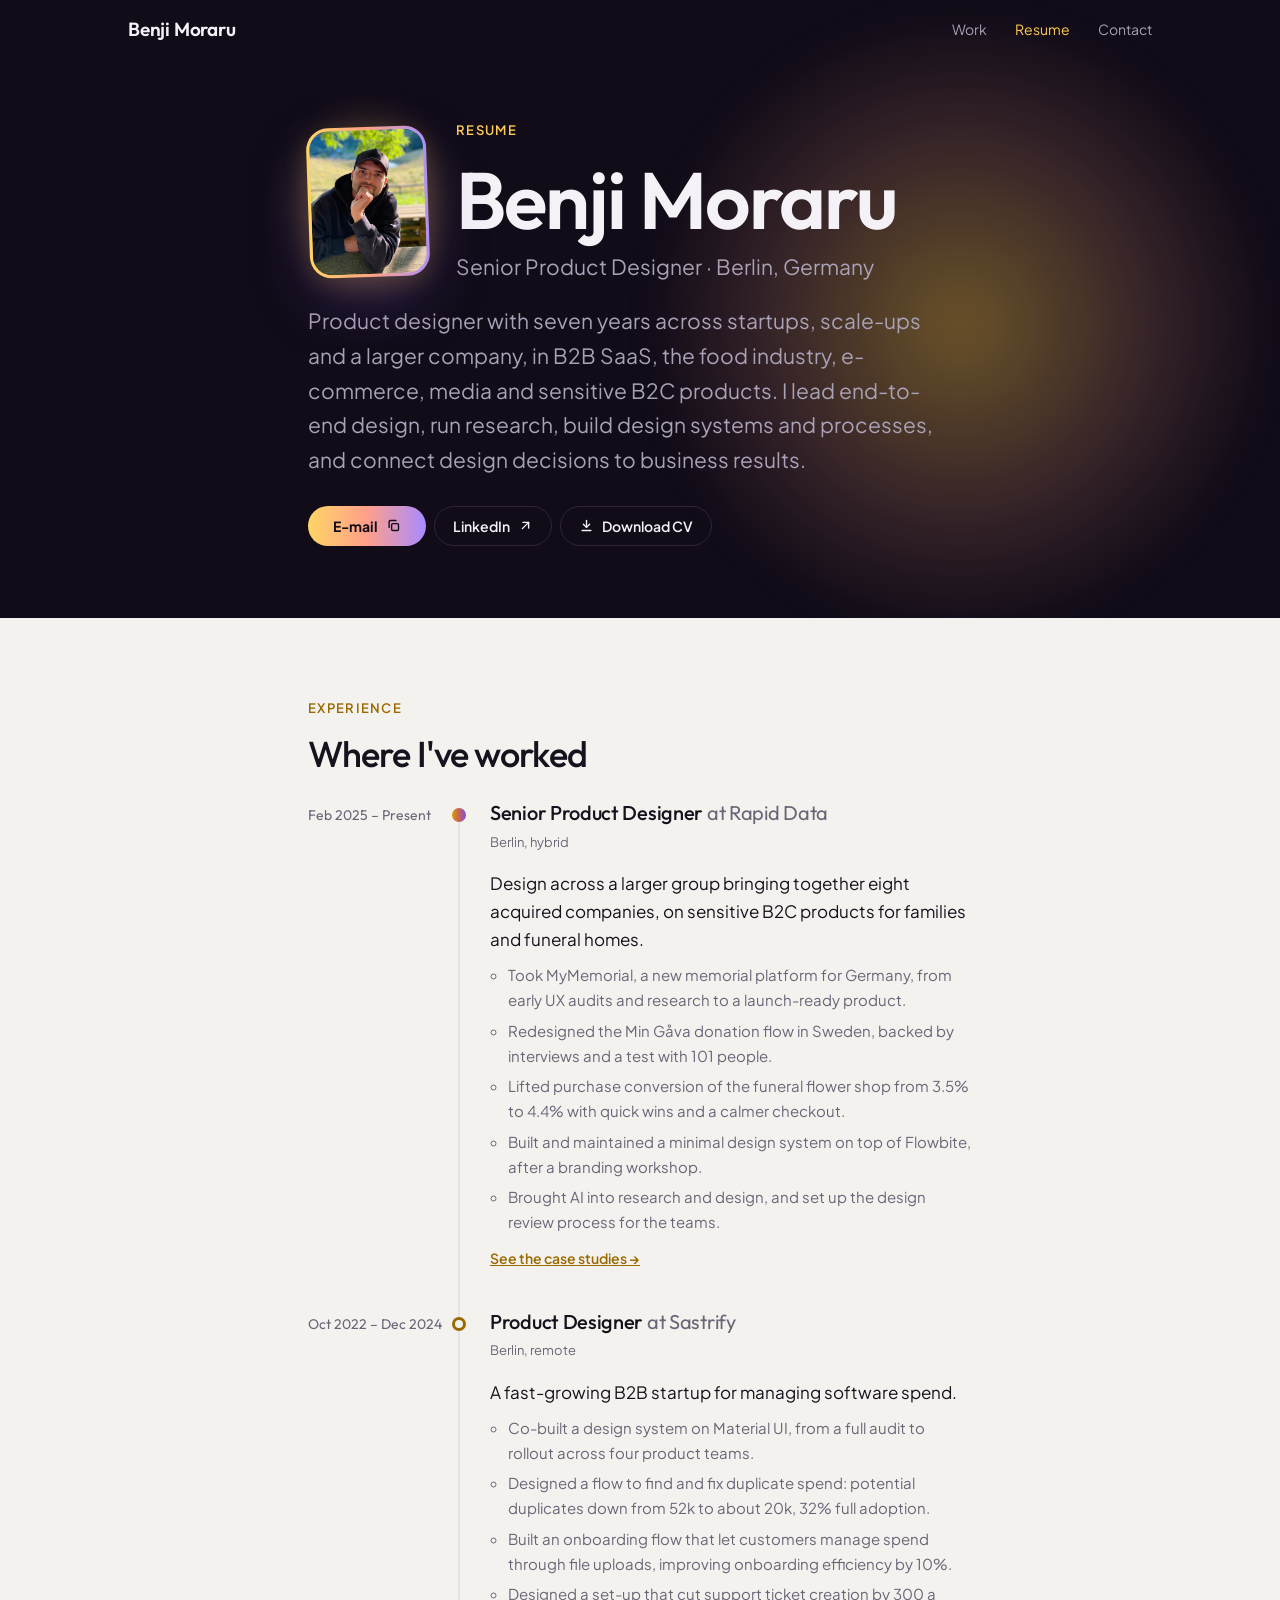
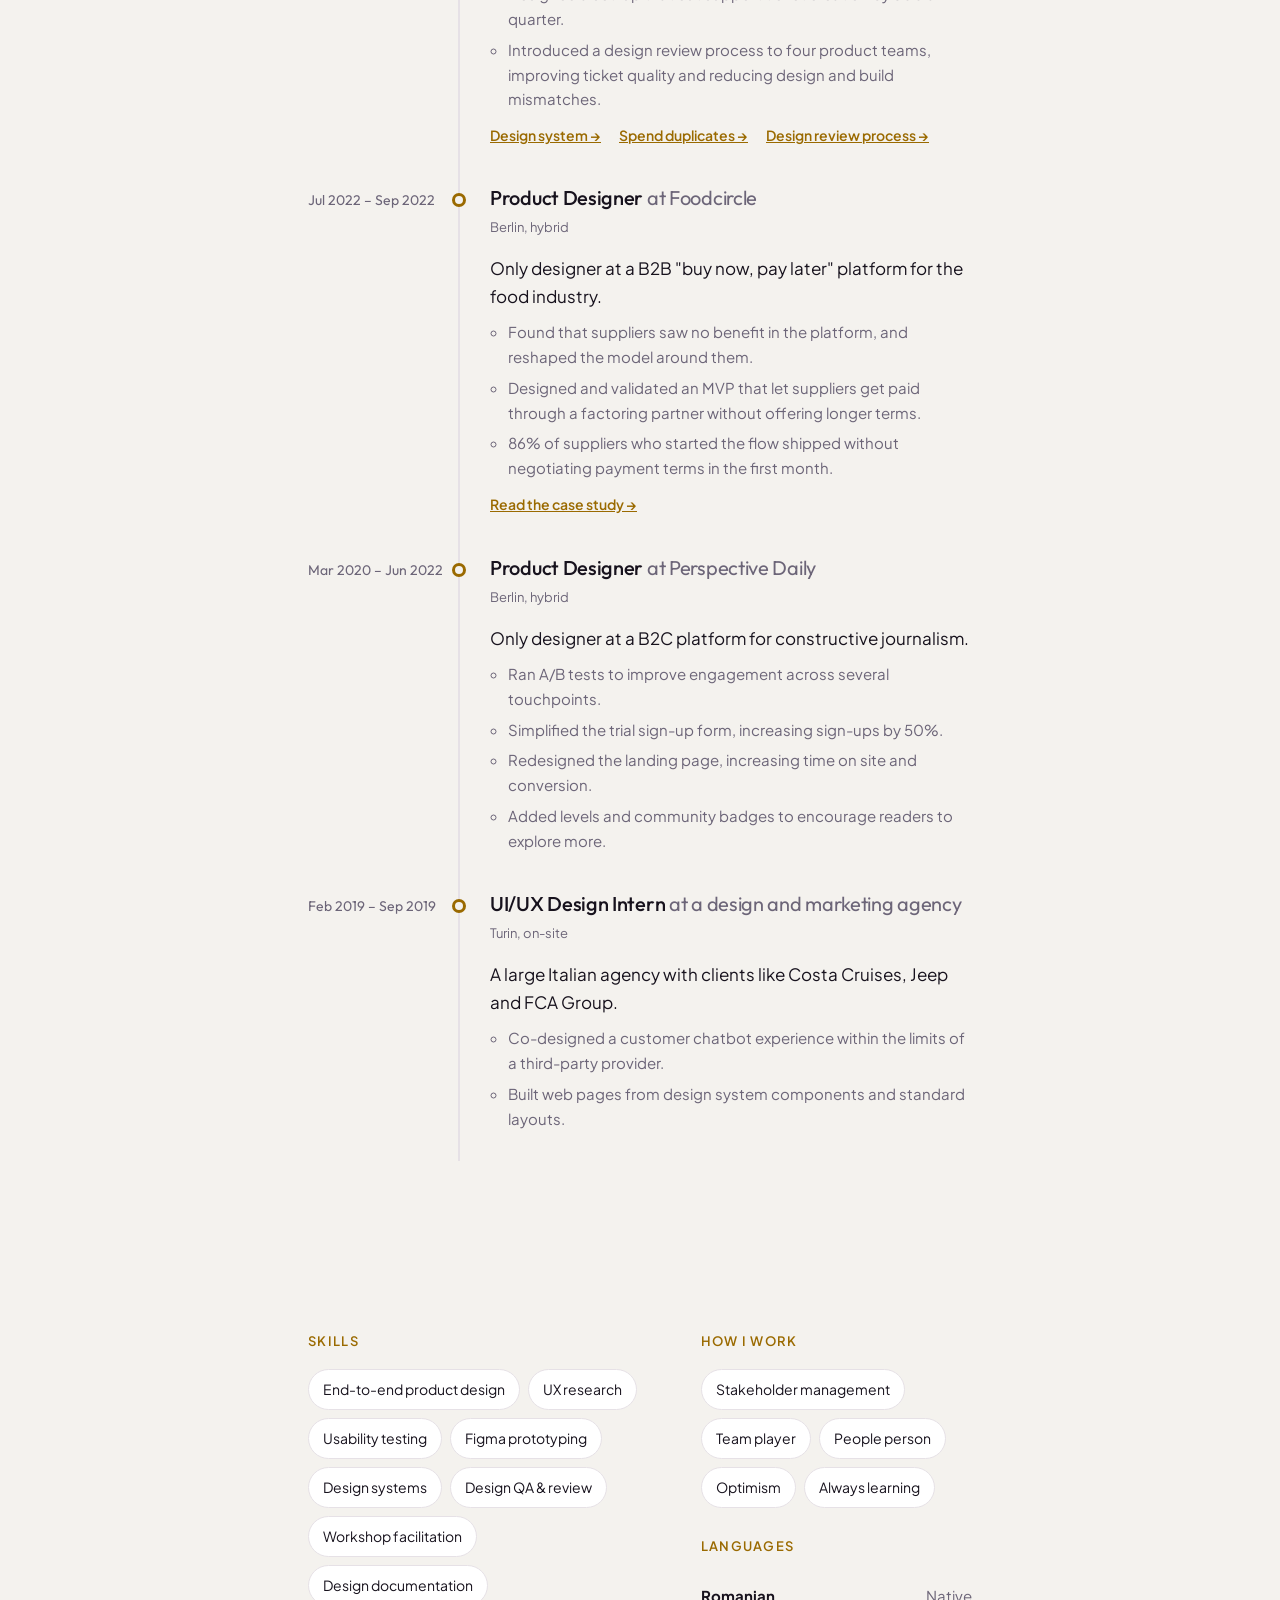
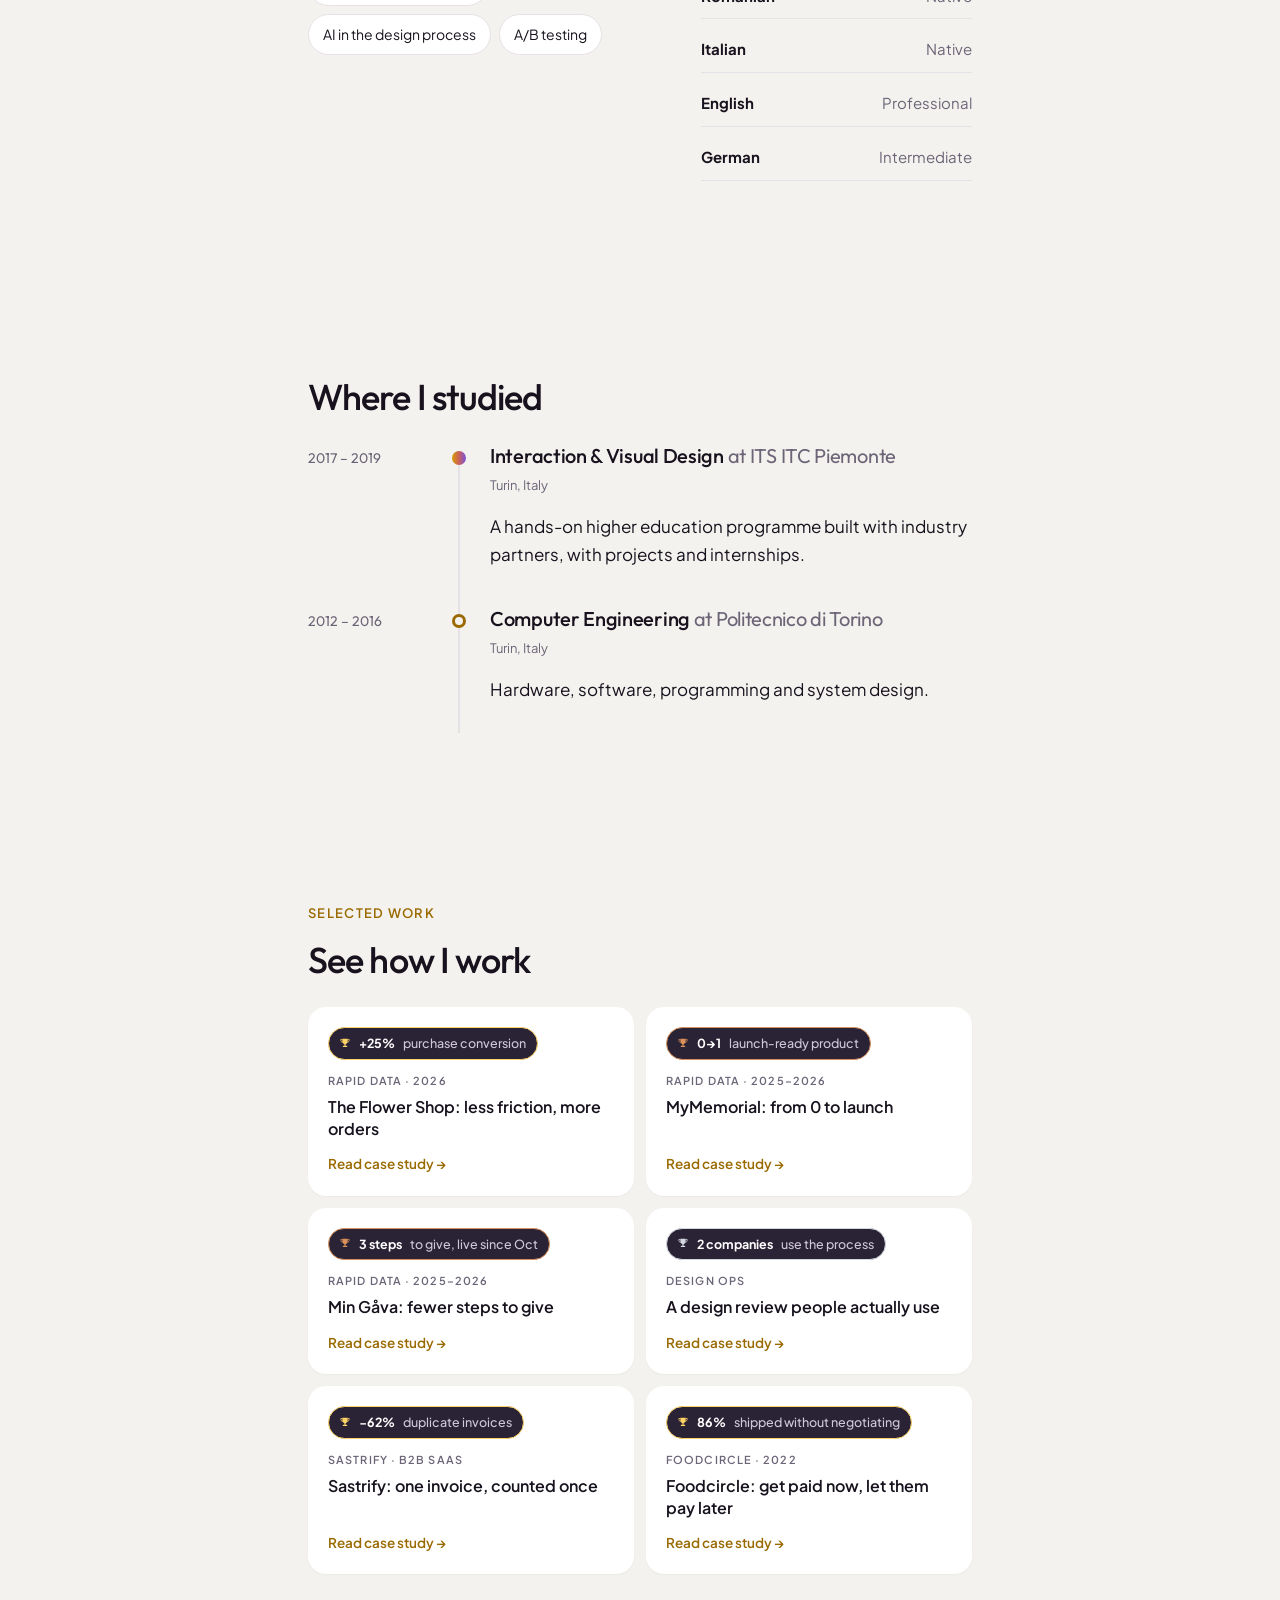
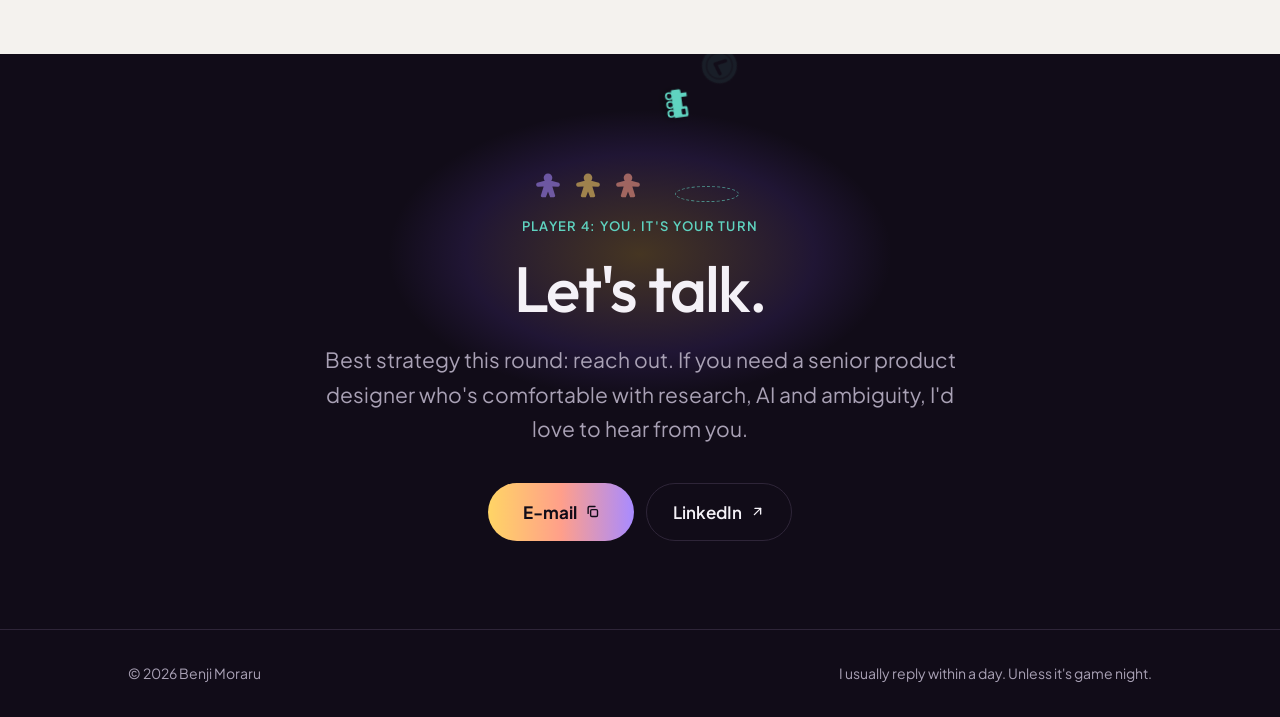
<file: resume.html>
<!DOCTYPE html>
<html lang="en">
<head>
<meta charset="utf-8">
<meta name="viewport" content="width=device-width, initial-scale=1">
<title>Resume · Benji Moraru</title>
<meta name="description" content="Resume of Benji Moraru, Senior Product Designer in Berlin.">
<link rel="icon" href="favicon.ico" sizes="any">
<link rel="icon" type="image/png" sizes="32x32" href="favicon-32.png">
<link rel="apple-touch-icon" href="apple-touch-icon.png">
<meta name="theme-color" content="#110c18">
<style id="fouc">html{visibility:hidden;background:#110c18}</style>
<link rel="stylesheet" href="style.css?v=1795783412">
<style id="cv-fonts">
@font-face{font-family:'CV Outfit';font-weight:500;src:url([data-uri]) format('woff2')}
@font-face{font-family:'CV Outfit';font-weight:600;src:url([data-uri]) format('woff2')}
@font-face{font-family:'CV Jakarta';font-weight:400;src:url([data-uri]) format('woff2')}
@font-face{font-family:'CV Jakarta';font-weight:600;src:url([data-uri]) format('woff2')}
</style>
<style id="cv-style">
.cv { display: none; }
@media print {
  @page { size: A4; margin: 13mm 14mm; }
  body > *:not(.cv) { display: none !important; }
  html, body { background: #fff !important; }
  .cv { display: block !important; color: #17121d; font-family: 'CV Jakarta', 'Plus Jakarta Sans', sans-serif; font-size: 10.0pt; line-height: 1.45; -webkit-print-color-adjust: exact; print-color-adjust: exact; }
  .cv h1, .cv h2, .cv h3 { font-family: 'CV Outfit', 'Outfit', sans-serif; letter-spacing: -0.01em; margin: 0; }
  .cv p { margin: 0; }
  .cv-head { display: flex; justify-content: center; align-items: center; gap: 18px; }
  .cv-photo { width: 84px; height: 84px; margin: 0; padding: 3px; border-radius: 20px; background: linear-gradient(135deg, #d99a00 0%, #c9615a 50%, #7a52e0 100%); flex: none; }
  .cv-photo img { width: 100%; height: 100%; object-fit: cover; border-radius: 17px; display: block; }
  .cv-head h1 { font-size: 30pt; font-weight: 600; line-height: 1.05; }
  .cv-role { font-size: 10pt; letter-spacing: .12em; text-transform: uppercase; margin-top: 12px !important; color: #17121d; }
  .cv-city { color: #6c6578; margin-top: 4px !important; }
  .cv-contact { display: flex; justify-content: center; flex-wrap: wrap; gap: 4px 22px; margin: 18px 0 0 !important; padding-bottom: 16px; border-bottom: 1px solid #ece7ee; font-size: 9.2pt; }
  .cv-contact span { display: inline-flex; align-items: center; gap: 6px; }
  .cv svg { width: 14px; height: 14px; fill: #9a6a00; flex: none; }
  .cv-grid { display: grid; grid-template-columns: 168px 1fr; gap: 26px; margin-top: 20px; }
  .cv-side { text-align: center; }
  .cv-side-b { margin-bottom: 20px; }
  .cv-sh { display: flex; align-items: center; justify-content: center; gap: 7px; font-size: 11pt; font-weight: 600; letter-spacing: 0; margin-bottom: 8px !important; }
  .cv-sh i { width: 6px; height: 6px; border-radius: 50%; border: 1.5px solid #9a6a00; }
  .cv-side p { font-size: 9.4pt; margin-bottom: 3px !important; }
  .cv-side p span { color: #6c6578; }
  .cv-pw { display: none; }
  .cv-private .cv-pw { display: block; }
  .cv-h { display: flex; align-items: center; gap: 8px; font-size: 14pt; font-weight: 600; letter-spacing: -0.01em; margin: 0 0 10px !important; break-after: avoid; }
  .cv-h .cv-ic { width: 22px; height: 22px; border-radius: 50%; display: grid; place-items: center; background: linear-gradient(135deg, #d99a00 0%, #c9615a 50%, #7a52e0 100%); }
  .cv-h svg { width: 12px; height: 12px; fill: #fff; }
  .cv-main > .cv-h:not(:first-child) { margin-top: 22px !important; }
  .cv-profile { color: #3b3443; }
  .cv-tl { position: relative; padding-left: 22px; }
  .cv-tl::before { content: ''; position: absolute; left: 5px; top: 6px; bottom: 6px; width: 1.5px; background: #ddd6e0; }
  .cv-job { position: relative; margin-bottom: 14px; }
  .cv-job::before { content: ''; position: absolute; left: -21px; top: 3px; width: 9px; height: 9px; border-radius: 50%; background: #fff; border: 2px solid #9a6a00; }
  .cv-job.now::before { border: 0; width: 11px; height: 11px; left: -22px; background: linear-gradient(135deg, #d99a00 0%, #c9615a 50%, #7a52e0 100%); }
  .cv-jt { font-family: 'CV Outfit', 'Outfit', sans-serif; font-weight: 600; font-size: 11.6pt; break-after: avoid; }
  .cv-at { font-weight: 500; color: #3b3443; }
  .cv-loc { font-weight: 500; color: #6c6578; font-size: 10.0pt; }
  .cv-d { color: #9a6a00; font-size: 9.4pt; margin: 2px 0 4px !important; font-weight: 600; break-after: avoid; }
  .cv-desc { color: #3b3443; }
  .cv ul { margin: 4px 0 0; padding-left: 15px; }
  .cv li { margin-bottom: 2px; break-inside: avoid; }
  .cv li:last-child { break-before: avoid; }
  .cv li::marker { color: #9a6a00; }
  .cv-wi { color: #6c6578; font-size: 8.8pt; margin: -4px 0 10px !important; }
  .cv-work { display: grid; grid-template-columns: 1fr 1fr; gap: 8px; }
  .cv-w { --m: #e9b949; display: block; text-decoration: none; color: #17121d; padding: 9px 11px; border-radius: 10px; border: 1px solid #e6e1e6; break-inside: avoid; }
  .cv-w b { display: inline-block; font-family: 'CV Outfit', 'Outfit', sans-serif; font-weight: 600; font-size: 9.5pt; color: #fff; background: #2a2235; border: 1.5px solid var(--m); border-radius: 999px; padding: 1px 8px; }
  .cv-w span { color: #6c6578; font-size: 8.5pt; }
  .cv-w em { display: block; font-style: normal; font-weight: 600; font-size: 9.2pt; margin-top: 5px; }
  .cv-w.gold { --m: #e0b02c; } .cv-w.silver { --m: #b9bfc9; } .cv-w.bronze { --m: #d9905a; }
}
</style>
</head>
<body class="case resume-page">
<div class="cv" aria-hidden="true">
  <header class="cv-head">
    <figure class="cv-photo"><img src="[data-uri]" alt=""></figure>
    <div><h1>Benji Moraru</h1><p class="cv-role">Senior Product Designer</p><p class="cv-city">Berlin, Germany</p></div>
  </header>
  <p class="cv-contact"><span><svg viewBox="0 0 24 24"><path d="M6.6 10.8a15.1 15.1 0 0 0 6.6 6.6l2.2-2.2a1 1 0 0 1 1-.25 11.4 11.4 0 0 0 3.6.57 1 1 0 0 1 1 1V20a1 1 0 0 1-1 1A17 17 0 0 1 3 4a1 1 0 0 1 1-1h3.5a1 1 0 0 1 1 1c0 1.25.2 2.45.57 3.57a1 1 0 0 1-.25 1z"/></svg>+49 160 904 29 165</span><span><svg viewBox="0 0 24 24"><path d="M3 5h18a1 1 0 0 1 1 1v12a1 1 0 0 1-1 1H3a1 1 0 0 1-1-1V6a1 1 0 0 1 1-1zm9 7.2L4.4 7H4v.3l8 5.5 8-5.5V7h-.4z"/></svg>hello@benjimoraru.com</span><span><svg viewBox="0 0 24 24"><path d="M4 3h16a1 1 0 0 1 1 1v16a1 1 0 0 1-1 1H4a1 1 0 0 1-1-1V4a1 1 0 0 1 1-1zm2.3 7.2V18h2.6v-7.8zm1.3-3.9a1.5 1.5 0 1 0 0 3 1.5 1.5 0 0 0 0-3zM11 10.2V18h2.6v-4.2c0-1.1.4-2 1.6-2s1.4 1 1.4 2.1V18H19v-4.8c0-2.4-1.3-3.2-2.9-3.2a2.6 2.6 0 0 0-2.4 1.3v-1.1z"/></svg>linkedin.com/in/benjimoraru</span><span><svg viewBox="0 0 24 24"><path d="M12 2a10 10 0 1 0 0 20 10 10 0 0 0 0-20zm6.9 6h-3a15.7 15.7 0 0 0-1.3-3.9A8 8 0 0 1 18.9 8zM12 4.1A13.9 13.9 0 0 1 13.8 8h-3.6A13.9 13.9 0 0 1 12 4.1zM4.3 14a8.2 8.2 0 0 1 0-4h3.4a16.5 16.5 0 0 0 0 4zm.8 2h3a15.7 15.7 0 0 0 1.3 3.9A8 8 0 0 1 5.1 16zm3-8h-3a8 8 0 0 1 4.3-3.9A15.7 15.7 0 0 0 8.1 8zM12 19.9A13.9 13.9 0 0 1 10.2 16h3.6a13.9 13.9 0 0 1-1.8 3.9zm2.2-5.9H9.8a14.6 14.6 0 0 1 0-4h4.4a14.6 14.6 0 0 1 0 4zm.4 5.9a15.7 15.7 0 0 0 1.3-3.9h3a8 8 0 0 1-4.3 3.9zm1.7-5.9a16.5 16.5 0 0 0 0-4h3.4a8.2 8.2 0 0 1 0 4z"/></svg>benjimoraru.com</span></p>
  <div class="cv-grid">
    <aside class="cv-side">
      <div class="cv-side-b"><h3 class="cv-sh"><i></i>Links<i></i></h3><p>Portfolio<br><b>benjimoraru.com</b></p><p class="cv-pw">Case study password<br><b>fiume-ponte-prato52</b></p><p>LinkedIn<br><b>in/benjimoraru</b></p></div>
      <div class="cv-side-b"><h3 class="cv-sh"><i></i>Skills<i></i></h3><p>End-to-end product design</p><p>UX research</p><p>Usability testing</p><p>Figma prototyping</p><p>Design systems</p><p>Design QA &amp; review</p><p>Workshop facilitation</p><p>Design documentation</p><p>AI in the design process</p><p>A/B testing</p></div>
      <div class="cv-side-b"><h3 class="cv-sh"><i></i>How I work<i></i></h3><p>Stakeholder management</p><p>Team player</p><p>People person</p><p>Optimism</p><p>Always learning</p></div>
      <div class="cv-side-b"><h3 class="cv-sh"><i></i>Languages<i></i></h3><p>Romanian <span>(Native)</span></p><p>Italian <span>(Native)</span></p><p>English <span>(Professional)</span></p><p>German <span>(Intermediate)</span></p></div>
    </aside>
    <main class="cv-main">
      <h2 class="cv-h"><span class="cv-ic"><svg viewBox="0 0 24 24"><path d="M12 12a4.5 4.5 0 1 0 0-9 4.5 4.5 0 0 0 0 9zm0 2c-4 0-8 2-8 5v2h16v-2c0-3-4-5-8-5z"/></svg></span>Profile</h2>
      <p class="cv-profile">Product designer with seven years across startups, scale-ups and a larger company, in B2B SaaS, the food industry, e-commerce, media and sensitive B2C products. I lead end-to-end design, run research, build design systems and processes, and connect design decisions to business results.</p>
      <h2 class="cv-h"><span class="cv-ic"><svg viewBox="0 0 24 24"><path d="M9 3h6a2 2 0 0 1 2 2v1h3a2 2 0 0 1 2 2v4H2V8a2 2 0 0 1 2-2h3V5a2 2 0 0 1 2-2zm0 3h6V5H9zM2 14h8v1a2 2 0 0 0 4 0v-1h8v5a2 2 0 0 1-2 2H4a2 2 0 0 1-2-2z"/></svg></span>Experience</h2>
      <div class="cv-tl"><div class="cv-job now"><p class="cv-jt">Senior Product Designer <span class="cv-at">at Rapid Data</span> <span class="cv-loc">| Berlin, hybrid</span></p><p class="cv-d">Feb 2025 – Present</p><p class="cv-desc">Design across a larger group bringing together eight acquired companies, on sensitive B2C products for families and funeral homes.</p><ul><li>Took MyMemorial, a new memorial platform for Germany, from early UX audits and research to a launch-ready product.</li><li>Redesigned the Min Gåva donation flow in Sweden, backed by interviews and a test with 101 people.</li><li>Lifted purchase conversion of the funeral flower shop from 3.5% to 4.4% with quick wins and a calmer checkout.</li><li>Built and maintained a minimal design system on top of Flowbite, after a branding workshop.</li><li>Brought AI into research and design, and set up the design review process for the teams.</li></ul></div><div class="cv-job"><p class="cv-jt">Product Designer <span class="cv-at">at Sastrify</span> <span class="cv-loc">| Berlin, remote</span></p><p class="cv-d">Oct 2022 – Dec 2024</p><p class="cv-desc">A fast-growing B2B startup for managing software spend.</p><ul><li>Co-built a design system on Material UI, from a full audit to rollout across four product teams.</li><li>Designed a flow to find and fix duplicate spend: potential duplicates down from 52k to about 20k, 32% full adoption.</li><li>Built an onboarding flow that let customers manage spend through file uploads, improving onboarding efficiency by 10%.</li><li>Designed a set-up that cut support ticket creation by 300 a quarter.</li><li>Introduced a design review process to four product teams, improving ticket quality and reducing design and build mismatches.</li></ul></div><div class="cv-job"><p class="cv-jt">Product Designer <span class="cv-at">at Foodcircle</span> <span class="cv-loc">| Berlin, hybrid</span></p><p class="cv-d">Jul 2022 – Sep 2022</p><p class="cv-desc">Only designer at a B2B "buy now, pay later" platform for the food industry.</p><ul><li>Found that suppliers saw no benefit in the platform, and reshaped the model around them.</li><li>Designed and validated an MVP that let suppliers get paid through a factoring partner without offering longer terms.</li><li>86% of suppliers who started the flow shipped without negotiating payment terms in the first month.</li></ul></div><div class="cv-job"><p class="cv-jt">Product Designer <span class="cv-at">at Perspective Daily</span> <span class="cv-loc">| Berlin, hybrid</span></p><p class="cv-d">Mar 2020 – Jun 2022</p><p class="cv-desc">Only designer at a B2C platform for constructive journalism.</p><ul><li>Ran A/B tests to improve engagement across several touchpoints.</li><li>Simplified the trial sign-up form, increasing sign-ups by 50%.</li><li>Redesigned the landing page, increasing time on site and conversion.</li><li>Added levels and community badges to encourage readers to explore more.</li></ul></div><div class="cv-job"><p class="cv-jt">UI/UX Design Intern <span class="cv-at">at a design and marketing agency</span> <span class="cv-loc">| Turin, on-site</span></p><p class="cv-d">Feb 2019 – Sep 2019</p><p class="cv-desc">A large Italian agency with clients like Costa Cruises, Jeep and FCA Group.</p><ul><li>Co-designed a customer chatbot experience within the limits of a third-party provider.</li><li>Built web pages from design system components and standard layouts.</li></ul></div></div>
      <h2 class="cv-h"><span class="cv-ic"><svg viewBox="0 0 24 24"><path d="M7 3h10v3h4v3a5 5 0 0 1-5 5h-.4A5 5 0 0 1 13 16.9V19h3v2H8v-2h3v-2.1A5 5 0 0 1 8.4 14H8a5 5 0 0 1-5-5V6h4zm0 5H5v1a3 3 0 0 0 2 2.8zm10 0v3.8A3 3 0 0 0 19 9V8z"/></svg></span>Selected work</h2>
      <p class="cv-wi">Full case studies at benjimoraru.com</p>
      <div class="cv-work"><a class="cv-w gold" href="https://benjimoraru.com/eshop.html"><b>+25%</b> <span>purchase conversion</span><em>The Flower Shop: less friction, more orders</em></a><a class="cv-w bronze" href="https://benjimoraru.com/my-memorial.html"><b>0→1</b> <span>launch-ready product</span><em>MyMemorial: from 0 to launch</em></a><a class="cv-w bronze" href="https://benjimoraru.com/min-gava.html"><b>3 steps</b> <span>to give, live since Oct 2026</span><em>Min Gåva: fewer steps to give</em></a><a class="cv-w silver" href="https://benjimoraru.com/design-review.html"><b>2 companies</b> <span>use the process</span><em>A design review people actually use</em></a><a class="cv-w gold" href="https://benjimoraru.com/sastrify-spend.html"><b>−62%</b> <span>duplicate invoices</span><em>Sastrify: one invoice, counted once</em></a><a class="cv-w gold" href="https://benjimoraru.com/foodcircle.html"><b>86%</b> <span>shipped without negotiating</span><em>Foodcircle: get paid now, let them pay later</em></a></div>
      <h2 class="cv-h"><span class="cv-ic"><svg viewBox="0 0 24 24"><path d="M12 3 1 9l11 6 9-4.9V17h2V9zM5 13.2V17l7 4 7-4v-3.8L12 17z"/></svg></span>Education</h2>
      <div class="cv-tl"><div class="cv-job"><p class="cv-jt">Interaction &amp; Visual Design <span class="cv-at">at ITS ITC Piemonte</span> <span class="cv-loc">| Turin, Italy</span></p><p class="cv-d">2017 – 2019</p><p class="cv-desc">A hands-on higher education programme built with industry partners, with projects and internships.</p></div><div class="cv-job"><p class="cv-jt">Computer Engineering <span class="cv-at">at Politecnico di Torino</span> <span class="cv-loc">| Turin, Italy</span></p><p class="cv-d">2012 – 2016</p><p class="cv-desc">Hardware, software, programming and system design.</p></div></div>
    </main>
  </div>
</div>

<div class="progress" aria-hidden="true"></div>

<nav>
  <div class="wrap">
    <a class="logo" href="index.html">Benji Moraru</a>
    <ul>
      <li><a href="index.html#work">Work</a></li>
      <li><a href="resume.html" class="on">Resume</a></li>
      <li><a href="#contact">Contact</a></li>
    </ul>
  </div>
</nav>

<header class="case-hero resume-hero">
  <div class="wrap narrow">
    <div class="rh">
      <figure class="portrait sm"><img src="[data-uri]" alt="Benji Moraru"></figure>
      <div>
        <p class="eyebrow">Resume</p>
        <h1>Benji Moraru</h1>
        <p class="lead" style="margin-top:6px">Senior Product Designer · Berlin, Germany</p>
      </div>
    </div>
    <p class="lead">Product designer with seven years across startups, scale-ups and a larger company, in B2B SaaS, the food industry, e-commerce, media and sensitive B2C products. I lead end-to-end design, run research, build design systems and processes, and connect design decisions to business results.</p>
    <p class="print-only" style="font-size:13px;margin-top:8px">hello@benjimoraru.com · linkedin.com/in/benjimoraru · benjimoraru.com</p>
    <div class="rh-actions links">
      <button class="button primary copy-mail" type="button" data-mail="hello@benjimoraru.com" aria-label="Copy email address"><span class="cm-txt">E-mail</span><svg class="btn-ico" width="15" height="15" viewBox="0 0 24 24" fill="none" stroke="currentColor" stroke-width="2.2" stroke-linecap="round" stroke-linejoin="round" aria-hidden="true"><rect x="9" y="9" width="11" height="11" rx="2"/><path d="M5 15V6a2 2 0 0 1 2-2h9"/></svg></button>
      <a class="button" href="https://www.linkedin.com/in/benjimoraru/" target="_blank" rel="noopener">LinkedIn<svg class="btn-ico" width="15" height="15" viewBox="0 0 24 24" fill="none" stroke="currentColor" stroke-width="2.2" stroke-linecap="round" stroke-linejoin="round" aria-hidden="true"><path d="M7 17 17 7"/><path d="M8 7h9v9"/></svg></a>
      <a class="button" href="Benji-Moraru-CV.pdf" download="Benji-Moraru-CV.pdf"><svg class="btn-ico" width="15" height="15" viewBox="0 0 24 24" fill="none" stroke="currentColor" stroke-width="2.2" stroke-linecap="round" stroke-linejoin="round" aria-hidden="true"><path d="M12 4v11"/><path d="m7 10 5 5 5-5"/><path d="M5 20h14"/></svg>Download CV</a>
    </div>
  </div>
</header>

<section>
  <div class="wrap narrow">
    <p class="eyebrow">Experience</p>
    <h2>Where I've worked</h2>
    <ol class="jobs">
<li class="job"><div class="when">Feb 2025 – Present</div><div><h3>Senior Product Designer <span>at Rapid Data</span></h3><p class="where">Berlin, hybrid</p><p>Design across a larger group bringing together eight acquired companies, on sensitive B2C products for families and funeral homes.</p><ul><li>Took MyMemorial, a new memorial platform for Germany, from early UX audits and research to a launch-ready product.</li><li>Redesigned the Min Gåva donation flow in Sweden, backed by interviews and a test with 101 people.</li><li>Lifted purchase conversion of the funeral flower shop from 3.5% to 4.4% with quick wins and a calmer checkout.</li><li>Built and maintained a minimal design system on top of Flowbite, after a branding workshop.</li><li>Brought AI into research and design, and set up the design review process for the teams.</li></ul><a class="more" href="index.html#work">See the case studies →</a></div></li>
<li class="job"><div class="when">Oct 2022 – Dec 2024</div><div><h3>Product Designer <span>at Sastrify</span></h3><p class="where">Berlin, remote</p><p>A fast-growing B2B startup for managing software spend.</p><ul><li>Co-built a design system on Material UI, from a full audit to rollout across four product teams.</li><li>Designed a flow to find and fix duplicate spend: potential duplicates down from 52k to about 20k, 32% full adoption.</li><li>Built an onboarding flow that let customers manage spend through file uploads, improving onboarding efficiency by 10%.</li><li>Designed a set-up that cut support ticket creation by 300 a quarter.</li><li>Introduced a design review process to four product teams, improving ticket quality and reducing design and build mismatches.</li></ul><div class="more-links"><a class="more" href="sastrify.html">Design system →</a><a class="more" href="sastrify-spend.html">Spend duplicates →</a><a class="more" href="design-review.html">Design review process →</a></div></div></li>
<li class="job"><div class="when">Jul 2022 – Sep 2022</div><div><h3>Product Designer <span>at Foodcircle</span></h3><p class="where">Berlin, hybrid</p><p>Only designer at a B2B "buy now, pay later" platform for the food industry.</p><ul><li>Found that suppliers saw no benefit in the platform, and reshaped the model around them.</li><li>Designed and validated an MVP that let suppliers get paid through a factoring partner without offering longer terms.</li><li>86% of suppliers who started the flow shipped without negotiating payment terms in the first month.</li></ul><a class="more" href="foodcircle.html">Read the case study →</a></div></li>
<li class="job"><div class="when">Mar 2020 – Jun 2022</div><div><h3>Product Designer <span>at Perspective Daily</span></h3><p class="where">Berlin, hybrid</p><p>Only designer at a B2C platform for constructive journalism.</p><ul><li>Ran A/B tests to improve engagement across several touchpoints.</li><li>Simplified the trial sign-up form, increasing sign-ups by 50%.</li><li>Redesigned the landing page, increasing time on site and conversion.</li><li>Added levels and community badges to encourage readers to explore more.</li></ul></div></li>
<li class="job"><div class="when">Feb 2019 – Sep 2019</div><div><h3>UI/UX Design Intern <span>at a design and marketing agency</span></h3><p class="where">Turin, on-site</p><p>A large Italian agency with clients like Costa Cruises, Jeep and FCA Group.</p><ul><li>Co-designed a customer chatbot experience within the limits of a third-party provider.</li><li>Built web pages from design system components and standard layouts.</li></ul></div></li>
    </ol>
  </div>
</section>

<section>
  <div class="wrap narrow">
    <div class="rgrid">
      <div>
        <p class="eyebrow">Skills</p>
        <ul class="chips"><li>End-to-end product design</li><li>UX research</li><li>Usability testing</li><li>Figma prototyping</li><li>Design systems</li><li>Design QA &amp; review</li><li>Workshop facilitation</li><li>Design documentation</li><li>AI in the design process</li><li>A/B testing</li></ul>
      </div>
      <div>
        <p class="eyebrow">How I work</p>
        <ul class="chips"><li>Stakeholder management</li><li>Team player</li><li>People person</li><li>Optimism</li><li>Always learning</li></ul>
        <p class="eyebrow" style="margin-top:28px">Languages</p>
        <ul class="langs"><li><b>Romanian</b><span>Native</span></li><li><b>Italian</b><span>Native</span></li><li><b>English</b><span>Professional</span></li><li><b>German</b><span>Intermediate</span></li></ul>
      </div>
    </div>
  </div>
</section>

<section>
  <div class="wrap narrow">
    <p class="eyebrow">Education</p>
    <h2>Where I studied</h2>
    <ol class="jobs">
      <li class="job"><div class="when">2017 – 2019</div><div><h3>Interaction &amp; Visual Design <span>at ITS ITC Piemonte</span></h3><p class="where">Turin, Italy</p><p>A hands-on higher education programme built with industry partners, with projects and internships.</p></div></li>
      <li class="job"><div class="when">2012 – 2016</div><div><h3>Computer Engineering <span>at Politecnico di Torino</span></h3><p class="where">Turin, Italy</p><p>Hardware, software, programming and system design.</p></div></li>
    </ol>
  </div>
</section>

<section class="r-work no-print">
  <div class="wrap narrow">
    <p class="eyebrow">Selected work</p>
    <h2>See how I work</h2>
    <div class="mini-cards">
      <a class="mini" href="eshop.html"><span class="mini-score gold"><svg viewBox="0 0 36 30" aria-hidden="true"><path d="M12 3 H24 V8 C24 12.5 21.3 15 18 15 C14.7 15 12 12.5 12 8 Z"/><path d="M12 5 H8.5 C8.5 9 10 11 13 11.5 M24 5 H27.5 C27.5 9 26 11 23 11.5" fill="none" stroke="currentColor" stroke-width="1.8"/><rect x="16.5" y="15" width="3" height="4"/><rect x="13" y="19" width="10" height="3" rx="1"/></svg>+25% <em>purchase conversion</em></span><span class="mini-ey">Rapid Data · 2026</span><span class="mini-t">The Flower Shop: less friction, more orders</span><span class="mini-go">Read case study →</span></a>
      <a class="mini" href="my-memorial.html"><span class="mini-score bronze"><svg viewBox="0 0 36 30" aria-hidden="true"><path d="M12 3 H24 V8 C24 12.5 21.3 15 18 15 C14.7 15 12 12.5 12 8 Z"/><path d="M12 5 H8.5 C8.5 9 10 11 13 11.5 M24 5 H27.5 C27.5 9 26 11 23 11.5" fill="none" stroke="currentColor" stroke-width="1.8"/><rect x="16.5" y="15" width="3" height="4"/><rect x="13" y="19" width="10" height="3" rx="1"/></svg>0→1 <em>launch-ready product</em></span><span class="mini-ey">Rapid Data · 2025–2026</span><span class="mini-t">MyMemorial: from 0 to launch</span><span class="mini-go">Read case study →</span></a>
      <a class="mini" href="min-gava.html"><span class="mini-score bronze"><svg viewBox="0 0 36 30" aria-hidden="true"><path d="M12 3 H24 V8 C24 12.5 21.3 15 18 15 C14.7 15 12 12.5 12 8 Z"/><path d="M12 5 H8.5 C8.5 9 10 11 13 11.5 M24 5 H27.5 C27.5 9 26 11 23 11.5" fill="none" stroke="currentColor" stroke-width="1.8"/><rect x="16.5" y="15" width="3" height="4"/><rect x="13" y="19" width="10" height="3" rx="1"/></svg>3 steps <em>to give, live since Oct</em></span><span class="mini-ey">Rapid Data · 2025–2026</span><span class="mini-t">Min Gåva: fewer steps to give</span><span class="mini-go">Read case study →</span></a>
      <a class="mini" href="design-review.html"><span class="mini-score silver"><svg viewBox="0 0 36 30" aria-hidden="true"><path d="M12 3 H24 V8 C24 12.5 21.3 15 18 15 C14.7 15 12 12.5 12 8 Z"/><path d="M12 5 H8.5 C8.5 9 10 11 13 11.5 M24 5 H27.5 C27.5 9 26 11 23 11.5" fill="none" stroke="currentColor" stroke-width="1.8"/><rect x="16.5" y="15" width="3" height="4"/><rect x="13" y="19" width="10" height="3" rx="1"/></svg>2 companies <em>use the process</em></span><span class="mini-ey">Design ops</span><span class="mini-t">A design review people actually use</span><span class="mini-go">Read case study →</span></a>
      <a class="mini" href="sastrify-spend.html"><span class="mini-score gold"><svg viewBox="0 0 36 30" aria-hidden="true"><path d="M12 3 H24 V8 C24 12.5 21.3 15 18 15 C14.7 15 12 12.5 12 8 Z"/><path d="M12 5 H8.5 C8.5 9 10 11 13 11.5 M24 5 H27.5 C27.5 9 26 11 23 11.5" fill="none" stroke="currentColor" stroke-width="1.8"/><rect x="16.5" y="15" width="3" height="4"/><rect x="13" y="19" width="10" height="3" rx="1"/></svg>−62% <em>duplicate invoices</em></span><span class="mini-ey">Sastrify · B2B SaaS</span><span class="mini-t">Sastrify: one invoice, counted once</span><span class="mini-go">Read case study →</span></a>
      <a class="mini" href="foodcircle.html"><span class="mini-score gold"><svg viewBox="0 0 36 30" aria-hidden="true"><path d="M12 3 H24 V8 C24 12.5 21.3 15 18 15 C14.7 15 12 12.5 12 8 Z"/><path d="M12 5 H8.5 C8.5 9 10 11 13 11.5 M24 5 H27.5 C27.5 9 26 11 23 11.5" fill="none" stroke="currentColor" stroke-width="1.8"/><rect x="16.5" y="15" width="3" height="4"/><rect x="13" y="19" width="10" height="3" rx="1"/></svg>86% <em>shipped without negotiating</em></span><span class="mini-ey">Foodcircle · 2022</span><span class="mini-t">Foodcircle: get paid now, let them pay later</span><span class="mini-go">Read case study →</span></a>
    </div>
  </div>
</section>

<section id="contact" class="contact no-print">
  <div class="wrap narrow">
    <div class="seats" aria-hidden="true">
      <span class="seat-m" style="--c:#a98bff"></span><span class="seat-m" style="--c:#ffd466"></span><span class="seat-m" style="--c:#ff9f8a"></span>
      <span class="pile"><span class="oval"></span></span>
    </div>
    <p class="eyebrow seat-eyebrow">Player 4: you. It's your turn</p>
    <h2>Let's talk.</h2>
    <p class="lead" style="margin:0 auto">Best strategy this round: reach out. If you need a senior product designer who's comfortable with research, AI and ambiguity, I'd love to hear from you.</p>
    <div class="links">
      <button class="button primary copy-mail" type="button" data-mail="hello@benjimoraru.com" aria-label="Copy email address"><span class="cm-txt">E-mail</span><svg class="btn-ico" width="15" height="15" viewBox="0 0 24 24" fill="none" stroke="currentColor" stroke-width="2.2" stroke-linecap="round" stroke-linejoin="round" aria-hidden="true"><rect x="9" y="9" width="11" height="11" rx="2"/><path d="M5 15V6a2 2 0 0 1 2-2h9"/></svg></button>
      <a class="button" href="https://www.linkedin.com/in/benjimoraru/" target="_blank" rel="noopener">LinkedIn<svg class="btn-ico" width="15" height="15" viewBox="0 0 24 24" fill="none" stroke="currentColor" stroke-width="2.2" stroke-linecap="round" stroke-linejoin="round" aria-hidden="true"><path d="M7 17 17 7"/><path d="M8 7h9v9"/></svg></a>
    </div>
  </div>
</section>

<footer>
  <div class="wrap">
    <span>© 2026 Benji Moraru</span>
    <span>I usually reply within a day. Unless it's game night.</span>
  </div>
</footer>

<script src="main.js?v=1795783412"></script>
</body>
</html>
</file>
<file: style.css>
@import url('https://fonts.googleapis.com/css2?family=Outfit:wght@300;400;500;600&family=Plus+Jakarta+Sans:wght@400;500;600&display=swap');

:root {
  --bg: #f4f2ee;
  --surface: #ffffff;
  --ink: #17121d;
  --muted: #6c6578;
  --line: #e6e1e6;
  --accent: #9a6a00;
  --accent-soft: #f6ecd6;
  --on-accent: #ffffff;
  --grad: linear-gradient(90deg, #d99a00 0%, #c9615a 50%, #7a52e0 100%);
  --max: 1080px;
}

/* Dark surfaces */
.hero, .case-hero, .contact, footer, nav, .dark {
  --bg: #110c18;
  --surface: #1c1524;
  --ink: #f4f1f7;
  --muted: #a9a1b5;
  --line: #2e2538;
  --accent: #ffcc55;
  --accent-soft: rgba(255, 204, 85, .14);
  --on-accent: #110c18;
  --grad: linear-gradient(90deg, #ffd466 0%, #ff9f8a 50%, #a98bff 100%);
  background: var(--bg);
  color: var(--ink);
}

* { box-sizing: border-box; margin: 0; padding: 0; }
html { scroll-behavior: smooth; }
body {
  font-family: 'Plus Jakarta Sans', system-ui, sans-serif;
  background: var(--bg);
  color: var(--ink);
  font-size: 17px;
  line-height: 1.65;
  -webkit-font-smoothing: antialiased;
}
a { color: inherit; }
img { max-width: 100%; display: block; }

.wrap { max-width: var(--max); margin: 0 auto; padding: 0 28px; }
.narrow { max-width: 720px; }

/* Nav */
nav { position: fixed; top: 0; left: 0; right: 0; z-index: 10; background: transparent !important; border-bottom: 1px solid transparent; transition: background .35s ease, border-color .35s ease, backdrop-filter .35s ease, box-shadow .3s ease; }
nav.scrolled { background: rgba(17, 12, 24, .72) !important; backdrop-filter: saturate(180%) blur(20px); -webkit-backdrop-filter: saturate(180%) blur(20px); border-bottom-color: rgba(255,255,255,.08); }
nav .wrap { display: flex; justify-content: space-between; align-items: center; height: 60px; }
.logo { font-family: 'Outfit', sans-serif; font-weight: 600; font-size: 19px; text-decoration: none; letter-spacing: -0.01em; }
nav ul { display: flex; gap: 28px; list-style: none; font-size: 14px; }
nav ul a { text-decoration: none; color: var(--muted); transition: color .2s ease; }
nav ul a:hover { color: var(--ink); }

/* Type */
h1, h2, h3 { font-family: 'Outfit', sans-serif; font-weight: 500; line-height: 1.08; letter-spacing: -0.025em; }
h1 { font-size: clamp(44px, 7vw, 80px); font-weight: 600; }
h2 { font-size: clamp(30px, 4vw, 44px); margin-bottom: 20px; }
h3 { font-size: 22px; margin-bottom: 8px; letter-spacing: -0.015em; }
.eyebrow { font-size: 13px; font-weight: 600; letter-spacing: .1em; text-transform: uppercase; color: var(--accent); margin-bottom: 16px; }
.lead { font-size: 21px; color: var(--muted); max-width: 640px; }
p + p { margin-top: 16px; }
.grad { background: var(--grad); -webkit-background-clip: text; background-clip: text; color: transparent; }

section { padding: 104px 0; }

/* Hero */
.hero { position: relative; overflow: hidden; padding: 150px 0 120px; }
.hero::before, .case-hero::before {
  content: ''; position: absolute; inset: -20% -10% auto auto; width: 70vw; height: 70vw; max-width: 900px; max-height: 900px;
  background: radial-gradient(closest-side, rgba(255, 200, 70, .38), rgba(255, 159, 138, .14) 45%, transparent 70%);
  filter: blur(20px); pointer-events: none; animation: drift 14s ease-in-out infinite alternate;
}
.hero::after {
  content: ''; position: absolute; left: -15%; bottom: -40%; width: 60vw; height: 60vw; max-width: 760px; max-height: 760px;
  background: radial-gradient(closest-side, rgba(140, 90, 255, .38), transparent 70%); filter: blur(20px); pointer-events: none;
  animation: drift 18s ease-in-out infinite alternate-reverse;
}
@keyframes drift { from { transform: translate(0, 0) scale(1); } to { transform: translate(-6%, 8%) scale(1.08); } }
.hero .wrap, .case-hero .wrap { position: relative; z-index: 1; }
.hero h1 { max-width: 900px; margin-bottom: 28px; }
.hero h1 em { font-style: normal; }
.hero h1 em, .hero h1 em .w { background: var(--grad); -webkit-background-clip: text; background-clip: text; color: transparent; }
.hero-meta { display: flex; flex-wrap: wrap; gap: 10px; margin-top: 40px; }
.chip { font-size: 14px; padding: 7px 15px; border: 1px solid var(--line); border-radius: 999px; background: rgba(255,255,255,.04); backdrop-filter: blur(8px); }
.chip.dot::before { content: ''; display: inline-block; width: 8px; height: 8px; border-radius: 50%; background: #5fd3c0; margin-right: 8px; }

/* Work cards */
.work-grid { display: grid; gap: 24px; margin-top: 40px; }
.card {
  display: grid; grid-template-columns: 1.1fr 1fr;
  background: var(--surface); border-radius: 28px; overflow: hidden; text-decoration: none;
  box-shadow: 0 1px 2px rgba(0,0,0,.04); transition: transform .35s cubic-bezier(.2,.7,.2,1), box-shadow .35s ease;
}
.card:hover { transform: translateY(-4px); box-shadow: 0 24px 60px rgba(0, 0, 0, .1); }
.card-visual { min-height: 340px; display: flex; align-items: center; justify-content: center; padding: 36px; }
.card-body { padding: 44px; display: flex; flex-direction: column; justify-content: center; }
.card-body p { color: var(--muted); margin-top: 8px; }
.tags { display: flex; flex-wrap: wrap; gap: 8px; margin-top: 20px; }
.tag { font-size: 13px; padding: 5px 12px; border-radius: 999px; background: var(--bg); color: var(--muted); }
.more { margin-top: 24px; font-weight: 600; color: var(--accent); }

.v-memorial { background: radial-gradient(90% 90% at 85% 10%, rgba(255,200,70,.55), transparent 60%), radial-gradient(90% 90% at 0% 100%, rgba(140,90,255,.5), transparent 60%), #110c18; }
.v-biddit { background: radial-gradient(120% 120% at 80% 10%, #ffd466 0%, #ff9f8a 45%, #7a52e0 100%); }

/* Mock visuals */
.mock { width: 100%; max-width: 360px; background: rgba(255,255,255,.96); color: #1d1d1f; border-radius: 18px; box-shadow: 0 20px 50px rgba(0,0,0,.35); padding: 20px; font-size: 12px; }
.mock .bar { height: 8px; border-radius: 4px; background: #e8e8ed; margin: 8px 0; }
.mock .bar.s { width: 40%; } .mock .bar.m { width: 70%; }
.mock .btn { display: inline-block; margin-top: 12px; padding: 8px 14px; border-radius: 999px; background: #110c18; color: #ffcc55; font-weight: 600; }
.mock .avatar { width: 44px; height: 44px; border-radius: 50%; background: linear-gradient(135deg, #ffd466, #a98bff); }
.mock .row { display: flex; gap: 12px; align-items: center; }
.mock .price { font-family: 'Outfit', sans-serif; font-weight: 600; font-size: 26px; }
.mock .timer { color: #ff375f; font-weight: 600; }

/* Stats */
.stats { display: grid; grid-template-columns: repeat(auto-fit, minmax(150px, 1fr)); gap: 14px; margin: 36px 0; }
.stat { background: var(--surface); border: 1px solid var(--line); border-radius: 20px; padding: 22px; }
.stat b { display: block; font-family: 'Outfit', sans-serif; font-weight: 500; font-size: 40px; line-height: 1.1; letter-spacing: -0.02em; background: var(--grad); -webkit-background-clip: text; background-clip: text; color: transparent; }
.stat span { font-size: 14px; color: var(--muted); }

/* About / skills */
.two-col { display: grid; grid-template-columns: 1fr 1fr; gap: 64px; }
.skills { list-style: none; display: grid; gap: 18px; }
.skills li { padding-left: 18px; border-left: 2px solid var(--accent); }
.skills li b { display: block; }
.skills li span { color: var(--muted); font-size: 15px; }

/* Case study */
.case-hero { position: relative; overflow: hidden; padding: 120px 0 72px; }
.case-hero .lead { margin-top: 20px; }
.facts { display: grid; grid-template-columns: repeat(auto-fit, minmax(160px, 1fr)); gap: 24px; margin-top: 48px; padding-top: 28px; border-top: 1px solid var(--line); }
.facts dt { font-size: 12px; color: var(--muted); text-transform: uppercase; letter-spacing: .08em; }
.facts dd { margin-top: 4px; font-weight: 500; }
.case section { padding: 80px 0; }
.case h2 { font-size: clamp(28px, 3.4vw, 36px); }
.quote { margin: 28px 0; padding: 24px 28px; background: var(--surface); border-radius: 20px; border-left: 3px solid var(--accent); font-family: 'Outfit', sans-serif; font-size: 22px; line-height: 1.4; letter-spacing: -0.01em; }
.quote small { display: block; margin-top: 10px; font-family: 'Plus Jakarta Sans', sans-serif; font-size: 13px; color: var(--muted); letter-spacing: 0; }
.insights { display: grid; gap: 14px; margin-top: 28px; }
.insight { background: var(--surface); border: 1px solid var(--line); border-radius: 20px; padding: 24px; }
ol.steps { margin: 20px 0 0 20px; } ol.steps li { margin-top: 10px; }
.placeholder { background: #fff8e1; color: #6b5200; border: 1px dashed #e0b84a; border-radius: 14px; padding: 14px 18px; font-size: 15px; margin-top: 20px; }
.next-case { display: block; text-decoration: none; padding: 56px 0; }
.next-case span { color: var(--muted); font-size: 14px; }
.next-case h3 { font-size: 34px; margin-top: 6px; }

/* Contact */
.contact { text-align: center; position: relative; overflow: hidden; }
.contact::before { content: ''; position: absolute; left: 50%; top: 0; transform: translateX(-50%); width: 700px; height: 400px; background: radial-gradient(closest-side, rgba(255,200,70,.22), rgba(140,90,255,.12) 50%, transparent 72%); pointer-events: none; }
.contact .wrap { position: relative; }
.contact h2 { font-size: clamp(40px, 6vw, 64px); }
.contact .links { display: flex; justify-content: center; flex-wrap: wrap; gap: 12px; margin-top: 36px; }
.button { display: inline-block; padding: 14px 26px; border-radius: 999px; text-decoration: none; font-weight: 600; border: 1px solid var(--line); }
.button.primary { background: var(--accent); border-color: var(--accent); color: var(--on-accent); }

footer { padding: 32px 0; font-size: 14px; color: var(--muted); border-top: 1px solid var(--line); }
footer .wrap { display: flex; justify-content: space-between; flex-wrap: wrap; gap: 12px; }

@media (max-width: 820px) {
  .card, .two-col { grid-template-columns: 1fr; }
  .two-col { gap: 40px; }
  nav ul { gap: 18px; }
  section { padding: 76px 0; }
  .hero { padding: 110px 0 90px; }
  .card-body { padding: 28px; }
}

/* New case study blocks */
.duo { display: grid; grid-template-columns: 1fr 1fr; gap: 16px; margin: 28px 0; }
.duo-item { background: var(--surface); border: 1px solid var(--line); border-radius: 16px; padding: 26px; transition: transform .3s ease, box-shadow .3s ease; }
.duo-item:hover { transform: translateY(-4px); box-shadow: 0 14px 34px rgba(27,26,23,.07); }
.duo-item p { color: var(--muted); font-size: 16px; }
.duo-icon { display: inline-block; font-size: 26px; margin-bottom: 10px; }

.findings { list-style: none; margin-top: 28px; display: grid; gap: 4px; }
.findings li { display: grid; grid-template-columns: 76px 1fr; gap: 16px; padding: 16px 0; border-bottom: 1px solid var(--line); }
.findings b { font-family: "Outfit", sans-serif; font-weight: 500; background: var(--grad); -webkit-background-clip: text; background-clip: text; font-size: 24px; color: transparent; line-height: 1.2; }

.insights .n { font-size: 16px; font-weight: 600; color: var(--ink); margin-bottom: 4px; }
.insights .n::before { content: ''; display: inline-block; width: 8px; height: 8px; border-radius: 50%; background: var(--accent); margin-right: 10px; vertical-align: middle; }
.insight p:not(.n) { color: var(--muted); }

.decisions { display: grid; gap: 12px; margin-top: 28px; }
.decision { display: grid; gap: 4px; background: var(--surface); border: 1px solid var(--line); border-radius: 14px; padding: 20px 22px; transition: border-color .25s ease, transform .25s ease; }
.decision:hover { transform: translate(var(--dx, 0px), -4px) rotate(var(--dr, -.6deg)); box-shadow: 0 14px 30px -14px rgba(17,12,24,.22); }
.decision span { color: var(--muted); font-size: 15px; }

.checklist { list-style: none; margin-top: 20px; display: grid; gap: 12px; }
.checklist li { padding-left: 30px; position: relative; }
.checklist li::before { content: '✓'; position: absolute; left: 0; top: 0; width: 20px; height: 20px; border-radius: 50%; background: var(--accent-soft); color: var(--accent); font-size: 12px; font-weight: 600; display: flex; align-items: center; justify-content: center; margin-top: 4px; }

.design-block { margin-top: 56px; }
.design-block .narrow { margin: 0 auto 18px; }
.design-block h3 { font-size: 24px; }
.design-block p { color: var(--muted); }
.frame {
  aspect-ratio: 16 / 9; border-radius: 24px; border: 1.5px dashed #c7c7cc;
  background: repeating-linear-gradient(45deg, #ececf0 0 12px, #f2f2f5 12px 24px);
  display: flex; align-items: center; justify-content: center; text-align: center; padding: 20px;
  color: var(--muted); font-size: 14px;
}
.frame.tall { aspect-ratio: 16 / 11; }
.frame span { background: var(--bg); padding: 8px 14px; border-radius: 999px; border: 1px solid var(--line); }

/* Interactions */
.progress { position: fixed; top: 0; left: 0; height: 3px; width: 100%; background: var(--accent); transform-origin: 0 50%; transform: scaleX(0); z-index: 20; }
nav { transition: box-shadow .3s ease; }
nav.scrolled { box-shadow: 0 6px 24px rgba(27,26,23,.06); }
nav ul a { position: relative; }
nav ul a::after { content: ''; position: absolute; left: 0; bottom: -4px; height: 1.5px; width: 100%; background: var(--ink); transform: scaleX(0); transform-origin: right; transition: transform .3s ease; }
nav ul a:hover::after { transform: scaleX(1); transform-origin: left; }

.reveal { opacity: 0; transform: translateY(18px); transition: opacity .7s ease, transform .7s cubic-bezier(.2,.7,.2,1); transition-delay: var(--d, 0s); }
.reveal.in { opacity: 1; transform: none; }

.hero h1 .w { display: inline-block; opacity: 0; transform: translateY(0.4em); animation: wordIn .8s cubic-bezier(.2,.7,.2,1) forwards; animation-delay: calc(var(--i) * 60ms + 100ms); }
@keyframes wordIn { to { opacity: 1; transform: none; } }

.card .mock { transition: transform .5s cubic-bezier(.2,.7,.2,1), box-shadow .5s ease; }
.card:hover .mock { transform: translateY(-6px) rotate(-1.5deg) scale(1.02); box-shadow: 0 22px 44px rgba(0,0,0,.14); }
.card .more, .next-case .arrow { display: inline-block; transition: transform .3s ease; font-style: normal; }
.card:hover .more { transform: translateX(6px); }
.next-case:hover .arrow { transform: translateX(8px); }
.next-case h3 { transition: color .3s ease; }
.next-case:hover h3 { color: var(--accent); }

.chip { transition: transform .2s ease, border-color .2s ease; }
.chip:hover { transform: translateY(-2px); border-color: var(--accent); }
.chip.dot::before { animation: pulse 2s ease-in-out infinite; }
@keyframes pulse { 0%,100% { box-shadow: 0 0 0 0 rgba(95,211,192,.55); } 50% { box-shadow: 0 0 0 6px rgba(95,211,192,0); } }

.button { transition: transform .25s cubic-bezier(.3,1.6,.5,1), background .2s ease, color .2s ease; }
.button:hover { transform: translateY(-2px); }
.button:not(.primary):hover { background: var(--ink); color: var(--bg); }

.reveal.in.stat:hover, .reveal.in.duo-item:hover { transform: translateY(-4px); }
.reveal.in.decision:hover { transform: translate(var(--dx, 0px), -4px) rotate(var(--dr, -.6deg)); }
.reveal.in.duo-item, .reveal.in.stat { transition: opacity .7s ease, transform .3s ease, box-shadow .3s ease, border-color .25s ease; }
.reveal.in.decision { transition: opacity .7s ease, transform .4s cubic-bezier(.3,1.6,.5,1), box-shadow .3s ease; }

@media (prefers-reduced-motion: reduce) {
  .reveal, .hero h1 .w { opacity: 1 !important; transform: none !important; animation: none !important; transition: none !important; }
  * { scroll-behavior: auto !important; }
}

@media (max-width: 820px) {
  .duo { grid-template-columns: 1fr; }
  .findings li { grid-template-columns: 64px 1fr; }
  .card, .two-col { grid-template-columns: 1fr; }
  .two-col { gap: 40px; }
  nav ul { gap: 18px; }
  section { padding: 72px 0; }
  .card-body { padding: 28px; }
}

.note { margin-top: 32px; padding: 16px 20px; border-radius: 14px; background: var(--surface); border: 1px solid var(--line); color: var(--muted); font-size: 15px; }

/* Design screenshots */
.shots { display: grid; gap: 16px; margin-top: 16px; }
.shots.two { grid-template-columns: 1fr 1fr; }
.shots.two-wide { grid-template-columns: 1.6fr 1fr; }
.shots.phones { grid-template-columns: repeat(2, minmax(0, 280px)); justify-content: center; gap: 28px; }
.shot { margin: 0; position: relative; border-radius: 20px; overflow: hidden; background: var(--surface); border: 1px solid var(--line); cursor: zoom-in; transition: transform .35s cubic-bezier(.2,.7,.2,1), box-shadow .35s ease; }
.shot:hover { transform: translateY(-4px); box-shadow: 0 20px 50px rgba(17,12,24,.12); }
.shot img { width: 100%; height: 100%; display: block; object-fit: contain; background: #fff; }
.shot.scroll { height: 520px; }
.shot.scroll img { object-fit: cover; object-position: top; transition: object-position .6s cubic-bezier(.2,.8,.2,1); }
.shot.scroll:hover img { object-position: bottom; transition: object-position 4s ease-in-out; }
.shot.phone { border-radius: 32px; border: 6px solid #17121d; height: 560px; }
.shot.phone img { object-fit: cover; object-position: top; }
.shot figcaption { position: absolute; left: 12px; bottom: 12px; font-size: 12px; font-weight: 600; padding: 5px 11px; border-radius: 999px; background: rgba(17,12,24,.78); color: #f4f1f7; backdrop-filter: blur(6px); }
.lightbox { position: fixed; inset: 0; z-index: 50; background: rgba(17,12,24,.88); backdrop-filter: blur(8px); display: flex; align-items: flex-start; justify-content: center; overflow-y: auto; padding: 48px 24px; opacity: 0; pointer-events: none; transition: opacity .3s ease; cursor: zoom-out; }
.lightbox.open { opacity: 1; pointer-events: auto; }
.lightbox img { max-width: min(1200px, 100%); height: auto; border-radius: 16px; box-shadow: 0 30px 80px rgba(0,0,0,.5); transform: scale(.97); transition: transform .3s ease; }
.lightbox.open img { transform: none; }
@media (max-width: 820px) {
  .shots.two, .shots.two-wide { grid-template-columns: 1fr; }
  .shots.phones { grid-template-columns: 1fr 1fr; gap: 14px; }
  .shot.phone { height: 420px; border-width: 4px; }
  .shot.scroll { height: 420px; }
}
.shot.reveal { transition: opacity .7s ease, transform .5s cubic-bezier(.2,.7,.2,1), box-shadow .35s ease; }
.caption-note { font-size: 14px; color: var(--muted); margin-top: -8px; }
.shot-item { min-width: 0; }
.shot-cap { margin-top: 10px; font-size: 13px; color: var(--muted); text-align: center; }
.shots.phones .shot-item { width: 100%; }

/* TL;DR + timeline */
.tldr { display: grid; grid-template-columns: repeat(3, 1fr); gap: 14px; }
.tldr > div { background: var(--surface); border: 1px solid var(--line); border-radius: 20px; padding: 22px; }
.tldr span { display: block; font-size: 12px; font-weight: 600; letter-spacing: .1em; text-transform: uppercase; color: var(--accent); margin-bottom: 8px; }
.tldr p { font-size: 15px; color: var(--ink); line-height: 1.55; }
.case section:has(.tldr) { padding-top: 56px; padding-bottom: 24px; }
.timeline { list-style: none; position: relative; margin-top: 28px; display: grid; gap: 0; }
.timeline::before { content: ''; position: absolute; left: 7px; top: 8px; bottom: 40px; width: 2px; background: linear-gradient(var(--accent), #7a52e0); opacity: .5; }
.timeline li { position: relative; padding: 0 0 22px 36px; display: grid; gap: 2px; }
.timeline li::before { content: ''; position: absolute; left: 0; top: 6px; width: 16px; height: 16px; border-radius: 50%; background: var(--bg); border: 3px solid var(--accent); }
.timeline li:last-child::before { background: var(--accent); }
.timeline b { font-family: 'Outfit', sans-serif; font-weight: 500; font-size: 18px; }
.timeline span { color: var(--muted); }
.v-gava { background: radial-gradient(90% 90% at 15% 10%, rgba(255,212,102,.65), transparent 60%), radial-gradient(90% 90% at 100% 100%, rgba(255,159,138,.55), transparent 60%), #2a1d33; }
.mock .amt { padding: 6px 10px; border-radius: 999px; border: 1px solid #e3e0e6; font-weight: 600; }
.mock .amt.on { background: #110c18; color: #ffcc55; border-color: #110c18; }
@media (max-width: 820px) { .tldr { grid-template-columns: 1fr; } }

/* Hypothesis bars */
.hypos { list-style: none; margin-top: 28px; display: grid; gap: 14px; }
.hypos li { display: grid; grid-template-columns: minmax(0, 1fr) 1.1fr 40px; gap: 16px; align-items: center; }
.hypos .hl { font-size: 15px; }
.hypos .hbar { display: flex; height: 12px; border-radius: 999px; overflow: hidden; background: var(--line); }
.hypos .hbar i { display: block; width: calc(var(--w) / 6 * 100%); transform-origin: left; transition: transform 1s cubic-bezier(.2,.7,.2,1); }
.hypos .hbar .p { background: #7a52e0; } .hypos .hbar .pa { background: #e3a72f; } .hypos .hbar .n { background: #c9615a; }
.hypos .hc { font-family: 'Outfit', sans-serif; font-weight: 500; text-align: right; color: var(--muted); }
.hypos li.reveal:not(.in) .hbar i { transform: scaleX(0); }
.legend { display: flex; gap: 18px; font-size: 13px; color: var(--muted); margin-top: 14px !important; }
.legend span::before { content: ''; display: inline-block; width: 10px; height: 10px; border-radius: 3px; margin-right: 6px; vertical-align: -1px; }
.legend .lp::before { background: #7a52e0; } .legend .lpa::before { background: #e3a72f; } .legend .ln::before { background: #c9615a; }
@media (max-width: 820px) { .hypos li { grid-template-columns: 1fr 40px; } .hypos .hbar { grid-column: 1 / -1; grid-row: 2; } }
.hypos.scores .hbar i.sc { width: calc(var(--w) / 5 * 100%); background: var(--grad); }
h3.sub { font-size: 22px; margin-top: 48px; }
.todos { list-style: none; display: flex; flex-wrap: wrap; gap: 8px; margin-top: 20px; }
.todos li { display: inline-flex; align-items: center; gap: 8px; font-size: 14px; padding: 7px 14px 7px 7px; border-radius: 999px; background: var(--surface); border: 1px solid var(--line); }
.todos li b { font-family: 'Outfit', sans-serif; font-weight: 600; font-size: 12px; min-width: 24px; height: 24px; display: inline-grid; place-items: center; border-radius: 999px; background: linear-gradient(135deg, #a86f00 0%, #a8473f 50%, #6a42d0 100%); color: #fff; }

/* Horizontal timeline */
.tl2 { position: relative; height: 330px; margin: 36px 8px 0; --n: 13; }
.tl2 .axis { position: absolute; left: 0; right: 0; top: 50%; height: 4px; margin-top: -2px; border-radius: 4px; background: var(--line); }
.tl2 .months span { position: absolute; top: calc(50% + 12px); left: calc(var(--m) / var(--n) * 100%); transform: translateX(-50%); font-size: 12px; color: var(--muted); font-family: 'Outfit', sans-serif; letter-spacing: .04em; }
.tl2 .months em { position: absolute; top: 18px; left: 50%; transform: translateX(-50%); font-style: normal; font-size: 11px; opacity: .7; }
.tl2 ol { list-style: none; margin: 0; padding: 0; }
.tl2 li { position: absolute; inset: 0; pointer-events: none; }
.tl2 .seg { position: absolute; top: 50%; height: 8px; margin-top: -4px; border-radius: 8px; left: calc(var(--s) / var(--n) * 100%); width: calc((var(--e) - var(--s)) / var(--n) * 100%); }
.tl2 li.r .seg { background: #7a52e0; }
.tl2 li.x .seg { background: repeating-linear-gradient(90deg, #c9615a 0 10px, transparent 10px 16px); }
.tl2 .dot { position: absolute; top: 50%; left: calc(var(--s) / var(--n) * 100%); width: 18px; height: 18px; margin: -9px 0 0 -9px; border-radius: 50%; background: var(--bg); border: 3px solid var(--accent); z-index: 1; }
.tl2 li.r .dot { border-color: #7a52e0; }
.tl2 li.x .dot { border-color: #c9615a; }
.tl2 li.live .dot { width: 26px; height: 26px; margin: -13px 0 0 -13px; border: 0; background: var(--grad); box-shadow: 0 0 0 6px rgba(201,97,90,.15), 0 0 30px rgba(122,82,224,.45); animation: livepulse 2.4s ease-in-out infinite; }
@keyframes livepulse { 0%,100% { box-shadow: 0 0 0 6px rgba(201,97,90,.15), 0 0 24px rgba(122,82,224,.35); } 50% { box-shadow: 0 0 0 12px rgba(201,97,90,0), 0 0 40px rgba(122,82,224,.55); } }
.tl2 .lab { position: absolute; left: calc(var(--l, var(--s)) / var(--n) * 100%); width: 170px; margin-left: -9px; padding-left: 14px; border-left: 1px dashed var(--line); pointer-events: auto; }
.tl2 li.up .lab { bottom: calc(50% + 18px); padding-bottom: 4px; }
.tl2 li.down .lab { top: calc(50% + 56px); padding-top: 4px; }
.tl2 li.live .lab { left: auto; right: -8px; margin: 0; text-align: right; padding: 4px 14px 0 0; border-left: 0; border-right: 1px dashed var(--line); }
.tl2 .lab b { display: block; line-height: 24px; font-family: 'Outfit', sans-serif; font-weight: 500; font-size: 17px; }
.tl2 li.live .lab b { background: var(--grad); -webkit-background-clip: text; background-clip: text; color: transparent; font-weight: 600; }
.tl2 .lab span { display: block; font-size: 14px; color: var(--muted); line-height: 1.4; }
.tl2 li.reveal { transition: opacity .6s ease, transform .6s ease; }
@media (max-width: 1000px) {
  .tl2 { height: auto; margin: 28px 0 0; }
  .tl2 .axis, .tl2 .months { display: none; }
  .tl2 ol { position: relative; display: grid; }
  .tl2 ol::before { content: ''; position: absolute; left: 8px; top: 10px; bottom: 30px; width: 2px; background: var(--line); }
  .tl2 li { position: relative; inset: auto; padding: 0 0 22px 36px; }
  .tl2 .seg { display: none; }
  .tl2 li .dot { left: 0; top: 3px; margin: 0; }
  .tl2 li.live .dot { left: -4px; top: -1px; margin: 0; }
  .tl2 li .lab, .tl2 li.up .lab, .tl2 li.down .lab, .tl2 li.live .lab { position: static; width: auto; margin: 0; padding: 0; border: 0; text-align: left; }
}
.tl2 li.soft .seg { background: repeating-linear-gradient(90deg, rgba(122,82,224,.35) 0 6px, transparent 6px 10px); height: 4px; margin-top: -2px; }
.tl2 li.soft .dot { display: none; }
@media (max-width: 1000px) { .tl2 li.soft .dot { display: block; border-color: #7a52e0; } }
.lb-hint { display: none; }
.lightbox.zoom .lb-hint { display: block; position: fixed; left: 50%; bottom: 20px; transform: translateX(-50%); margin: 0; padding: 8px 16px; border-radius: 999px; background: rgba(17,12,24,.85); color: #f4f1f7; font-size: 13px; pointer-events: none; z-index: 2; }
.lightbox.zoom img { cursor: zoom-in; }
.lightbox.zoom.full { display: block; padding: 24px; }
.lightbox.zoom.full img { max-width: none; width: var(--zw, 6000px); border-radius: 8px; cursor: grab; transform: none; }
.lightbox.zoom.full img:active { cursor: grabbing; }
.tl2.tall { height: 440px; margin-top: -24px; }
.tl2 li.far .lab { top: calc(50% + 150px); }
.tl2 li.far .lab::before { content: ''; position: absolute; left: -1px; top: -94px; height: 94px; border-left: 1px dashed var(--line); }
.tl2 li.r2 .dot { border-color: #7a52e0; }
@media (max-width: 1000px) { .tl2.tall { height: auto; margin-top: 28px; } .tl2 li.far .lab::before { display: none; } }

/* E-shop */
.v-shop { background: radial-gradient(90% 90% at 85% 15%, rgba(169,139,255,.6), transparent 60%), radial-gradient(90% 90% at 10% 100%, rgba(255,212,102,.55), transparent 60%), #241a2e; }
.tl2 li.key .dot { width: 22px; height: 22px; margin: -11px 0 0 -11px; border: 0; background: var(--grad); }
@media (max-width: 1000px) { .tl2 li.key .dot { margin: 0; top: 1px; } }
.mchart { list-style: none; display: grid; grid-template-columns: repeat(10, 1fr); gap: 10px; align-items: end; height: 240px; margin-top: 24px; position: relative; }
.mchart li { display: flex; flex-direction: column; align-items: center; justify-content: flex-end; height: 100%; gap: 6px; }
.mchart i { display: block; width: 100%; max-width: 44px; height: calc(var(--v) / 6 * 170px); border-radius: 8px 8px 3px 3px; background: var(--line); transform-origin: bottom; transition: transform 1s cubic-bezier(.2,.7,.2,1); }
.mchart li.a i { background: var(--grad); }
.mchart li.mix i { background: linear-gradient(90deg, var(--line) 0 28%, #d99a00 28%, #c9615a 60%, #7a52e0); }
.mchart .v { font-size: 12px; color: var(--muted); font-family: 'Outfit', sans-serif; }
.mchart .m { font-size: 13px; color: var(--muted); }
.mchart li.reveal:not(.in) i { transform: scaleY(0); }
.legend .lb::before { background: var(--line); } .legend .la::before { background: var(--grad); }
.funnel { list-style: none; margin-top: 20px; display: grid; gap: 14px; }
.funnel li { display: grid; grid-template-columns: 150px 1fr 1fr; gap: 16px; align-items: center; }
.funnel li.fh span { font-size: 13px; color: var(--muted); }
.funnel .fl { font-size: 15px; }
.funnel .fb { display: flex; align-items: center; gap: 10px; }
.funnel .fb i { display: block; flex: none; height: 12px; border-radius: 999px; width: calc(var(--w) / 17 * 150px); }
.funnel .fb i.b { background: var(--line); } .funnel .fb i.a { background: var(--grad); }
.funnel em { font-style: normal; font-size: 13px; color: var(--muted); font-family: 'Outfit', sans-serif; }
@media (max-width: 600px) { .funnel li { grid-template-columns: 96px 1fr 1fr; gap: 8px; } .funnel .fb i { width: calc(var(--w) / 17 * 70px); } }

/* FOUC guard: page stays hidden until this file has loaded */

.shots.three { grid-template-columns: repeat(3, 1fr); align-items: start; }
@media (max-width: 820px) { .shots.three { grid-template-columns: 1fr; } }

/* How I use AI */
.ai-grid { display: grid; grid-template-columns: repeat(3, 1fr); gap: 16px; margin-top: 36px; }
.ai-item { background: var(--surface); border: 1px solid var(--line); border-radius: 22px; padding: 26px; }
.ai-item span { font-size: 12px; letter-spacing: .08em; text-transform: uppercase; color: var(--accent); font-weight: 600; }
.ai-item h3 { font-size: 21px; margin: 10px 0 8px; }
.ai-item p { color: var(--muted); font-size: 15px; }
@media (max-width: 820px) { .ai-grid { grid-template-columns: 1fr; } }

/* Sastrify */
.v-sas { background: radial-gradient(90% 90% at 20% 15%, rgba(31,138,92,.55), transparent 60%), radial-gradient(90% 90% at 90% 100%, rgba(232,116,44,.5), transparent 60%), #1d1a24; }
.chip-o { font-size: 12px; font-weight: 600; color: #1f8a5c; padding: 7px 12px; }
.dot-c { width: 18px; height: 18px; border-radius: 50%; display: inline-block; }
.compare { display: grid; grid-template-columns: 1fr 1fr; gap: 14px; margin: 24px 0; }
.compare > div { background: var(--surface); border: 1px solid var(--line); border-radius: 20px; padding: 22px; }
.compare > div.pick { border-color: var(--accent); box-shadow: 0 0 0 1px var(--accent) inset; }
.compare h3 { font-size: 19px; margin-bottom: 12px; display: flex; justify-content: space-between; align-items: center; gap: 8px; }
.compare h3 em { font-style: normal; font-size: 11px; text-transform: uppercase; letter-spacing: .06em; background: var(--accent); color: #fff; padding: 4px 9px; border-radius: 999px; }
.compare ul { list-style: none; display: grid; gap: 6px; font-size: 15px; }
.compare ul + ul { margin-top: 12px; padding-top: 12px; border-top: 1px solid var(--line); }
.compare .pros li::before { content: '+ '; color: #1f8a5c; font-weight: 700; }
.compare .cons li::before { content: '− '; color: #c9615a; font-weight: 700; }
.compare .cons li { color: var(--muted); }
@media (max-width: 720px) { .compare { grid-template-columns: 1fr; } }
.decision em { font-style: normal; font-size: 11px; text-transform: uppercase; letter-spacing: .06em; padding: 3px 8px; border-radius: 999px; margin-left: 8px; vertical-align: 2px; }
.decision em.cut { background: rgba(201,97,90,.15); color: #c9615a; }
.decision em.kept { background: rgba(31,138,92,.15); color: #1f8a5c; }
.hypos.adopt .hbar { position: relative; overflow: visible; }
.hypos.adopt .hbar i.sc { width: calc(var(--w) / 50 * 100%); border-radius: 999px; }
.hypos.adopt .hbar .tg { position: absolute; left: 90%; top: -5px; bottom: -5px; width: 2px; background: #c9615a; border-radius: 2px; }
.legend .lt::before { background: #c9615a; width: 3px !important; }
.v-sas2 { background: radial-gradient(90% 90% at 85% 15%, rgba(232,116,44,.5), transparent 60%), radial-gradient(90% 90% at 10% 100%, rgba(31,138,92,.5), transparent 60%), #1d1a24; }
.swap { display: flex; align-items: center; justify-content: center; gap: 36px; margin: 20px auto 0; padding: 36px; max-width: 620px; background: #fff; border: 1px solid var(--line); border-radius: 20px; }
.swap > div { display: grid; gap: 14px; justify-items: center; }
.swap .lbl { font-size: 12px; text-transform: uppercase; letter-spacing: .08em; color: var(--muted); }
.swap .sb { font: 600 14px/1 'Inter', 'Plus Jakarta Sans', sans-serif; letter-spacing: .04em; text-transform: uppercase; border: 0; border-radius: 6px; padding: 12px 18px; color: #fff; cursor: default; }
.swap .sb.o { background: #e8742c; } .swap .sb.g { background: #1f8a5c; }
.swap .sb.t { background: none; padding: 4px; } .swap .sb.o.t { color: #e8742c; } .swap .sb.g.t { color: #1f8a5c; }
.swap-arrow { font-style: normal; font-size: 28px; color: var(--muted); }
.shots.ba { grid-template-columns: 1fr 1fr; align-items: center; }
.shots.ba .shot img { padding: 14px; box-sizing: border-box; }
@media (max-width: 720px) { .swap { gap: 18px; padding: 22px; } .shots.ba { grid-template-columns: 1fr; } }

/* Foodcircle */
.v-fc { background: radial-gradient(90% 90% at 15% 15%, rgba(226,72,61,.55), transparent 60%), radial-gradient(90% 90% at 90% 100%, rgba(31,122,85,.55), transparent 60%), #22191c; }
.flow { list-style: none; display: grid; grid-template-columns: repeat(4, 1fr); gap: 12px; margin-top: 18px; counter-reset: f; }
.flow li { position: relative; background: var(--surface); border: 1px solid var(--line); border-radius: 18px; padding: 18px; }
.flow li:not(:last-child)::after { content: '→'; position: absolute; right: -11px; top: 22px; color: var(--muted); font-size: 16px; background: var(--bg); line-height: 1; }
.flow b { display: inline-grid; place-items: center; width: 28px; height: 28px; border-radius: 50%; background: linear-gradient(135deg, #a86f00 0%, #a8473f 50%, #6a42d0 100%); color: #fff; font-family: 'Outfit', sans-serif; font-size: 14px; }
.flow .who { display: block; font-size: 12px; text-transform: uppercase; letter-spacing: .06em; color: var(--accent); font-weight: 600; margin: 12px 0 6px; }
.flow p { font-size: 14px; color: var(--muted); }
.persona { display: grid; grid-template-columns: repeat(3, 1fr); gap: 12px; margin: 28px auto 0; max-width: 980px; }
.persona div { background: var(--surface); border: 1px solid var(--line); border-radius: 16px; padding: 18px 20px; }
.persona span { font-size: 12px; text-transform: uppercase; letter-spacing: .06em; color: var(--accent); font-weight: 600; }
.persona p { margin-top: 6px; font-size: 15px; }
.pains { list-style: none; display: grid; gap: 8px; margin: 22px 0; }
.pains li { padding: 12px 16px 12px 44px; border-radius: 12px; border: 1px solid var(--line); color: var(--muted); position: relative; font-size: 15px; }
.pains li::before { content: '○'; position: absolute; left: 16px; color: var(--muted); }
.pains li.on { background: var(--surface); color: var(--fg, inherit); border-color: var(--accent); }
.pains li.on::before { content: '★'; color: var(--accent); }
.hmw { display: grid; grid-template-columns: 1fr 1fr; gap: 12px; margin-top: 8px; }
.hmw div { border-radius: 18px; padding: 22px; background: linear-gradient(135deg, rgba(217,154,0,.12), rgba(122,82,224,.12)); }
.hmw span { font-family: 'Outfit', sans-serif; font-weight: 600; font-size: 13px; text-transform: uppercase; letter-spacing: .06em; }
.hmw p { margin-top: 8px; font-size: 17px; }
.parties { display: flex; flex-wrap: wrap; justify-content: center; gap: 10px; margin: 26px 0 8px; }
.parties span { padding: 10px 18px; border-radius: 999px; border: 1px solid var(--line); background: var(--surface); font-weight: 600; font-size: 14px; }
.parties .fc { background: linear-gradient(135deg, #a86f00 0%, #a8473f 50%, #6a42d0 100%); color: #fff; border-color: transparent; }
.journey-wrap { display: grid; grid-template-columns: 1.15fr 1fr; gap: 28px; align-items: start; margin-top: 20px; }
.journey { list-style: none; display: grid; gap: 8px; }
.journey li { display: flex; gap: 14px; align-items: flex-start; padding: 12px 14px; border-radius: 14px; }
.journey li.hl { background: var(--surface); border: 1px solid var(--accent); }
.journey b { flex: none; width: 26px; height: 26px; border-radius: 50%; display: grid; place-items: center; font-size: 13px; background: var(--line); font-family: 'Outfit', sans-serif; }
.journey li.hl b { background: linear-gradient(135deg, #a86f00 0%, #a8473f 50%, #6a42d0 100%); color: #fff; }
.journey p { font-size: 15px; }
.fcfun .hbar i.sc { width: calc(var(--w) * 1%) !important; }
@media (max-width: 900px) { .flow { grid-template-columns: 1fr 1fr; } .flow li::after { display: none; } .persona { grid-template-columns: 1fr 1fr; } .journey-wrap { grid-template-columns: 1fr; } .hmw { grid-template-columns: 1fr; } }

/* Portrait */
.portrait { position: relative; width: 220px; margin: 0 0 32px; aspect-ratio: 4/5; border-radius: 28px; padding: 4px; background: var(--grad); box-shadow: 0 24px 60px rgba(122,82,224,.25), 0 8px 24px rgba(217,154,0,.18); transform: rotate(-2deg); transition: transform .5s cubic-bezier(.2,.7,.2,1); }
.portrait:hover { transform: rotate(0deg) scale(1.02); }
.portrait img { width: 100%; height: 100%; object-fit: cover; border-radius: 24px; display: block; }
.portrait::after { content: ''; position: absolute; inset: -30px; z-index: -1; border-radius: 50%; background: radial-gradient(closest-side, rgba(255,204,85,.35), transparent); filter: blur(10px); }
@media (max-width: 820px) { .portrait { width: 180px; } }

/* Resume */
nav a.on { color: var(--accent); }
.resume-hero .rh { display: flex; align-items: center; gap: 28px; margin-bottom: 18px; }
.portrait.sm { width: 120px; margin: 0; border-radius: 22px; padding: 3px; }
.portrait.sm img { border-radius: 19px; }
.rh-actions { display: flex; flex-wrap: wrap; gap: 10px; margin-top: 28px; }
.btn-lg { display: inline-flex; align-items: center; padding: 12px 20px; border-radius: 999px; background: var(--grad); color: #110c18; font-weight: 600; font-size: 15px; text-decoration: none; border: 0; cursor: pointer; font-family: inherit; }
.btn-lg.ghost { background: rgba(255,255,255,.08); color: #f4f1f7; border: 1px solid rgba(255,255,255,.18); }
.jobs { list-style: none; margin-top: 28px; position: relative; }
.jobs::before { content: ''; position: absolute; left: 150px; top: 6px; bottom: 10px; width: 2px; background: var(--line); }
.job { display: grid; grid-template-columns: 150px 1fr; gap: 32px; padding-bottom: 40px; position: relative; }
.job::before { content: ''; position: absolute; left: 144px; top: 6px; width: 14px; height: 14px; border-radius: 50%; background: var(--bg); border: 3px solid var(--accent); box-sizing: border-box; }
.job:first-child::before { background: var(--grad); border: 0; }
.job .when { font-family: 'Outfit', sans-serif; font-size: 14px; color: var(--muted); padding-top: 2px; }
.job h3 { font-size: 20px; } .job h3 span { color: var(--muted); font-weight: 400; }
.job .where { font-size: 13px; color: var(--muted); margin: 2px 0 10px; }
.job ul { margin: 10px 0 0 18px; display: grid; gap: 6px; color: var(--muted); font-size: 15px; }
.job .more { display: inline-block; margin-top: 12px; font-size: 14px; }
.rgrid { display: grid; grid-template-columns: 1.3fr 1fr; gap: 40px; }
.chips { list-style: none; display: flex; flex-wrap: wrap; gap: 8px; margin-top: 14px; }
.chips li { padding: 8px 14px; border-radius: 999px; background: var(--surface); border: 1px solid var(--line); font-size: 14px; }
.langs { list-style: none; margin-top: 14px; display: grid; gap: 8px; }
.langs li { display: flex; justify-content: space-between; padding: 10px 0; border-bottom: 1px solid var(--line); font-size: 15px; } .langs span { color: var(--muted); }
@media (max-width: 720px) { .jobs::before, .job::before { display: none; } .job { grid-template-columns: 1fr; gap: 6px; } .rgrid { grid-template-columns: 1fr; } .resume-hero .rh { gap: 18px; } .portrait.sm { width: 90px; } }
@media print {
  nav, footer, .progress, .rh-actions, .next-case, .job .more { display: none !important; }
  html, body { background: #fff !important; color: #111 !important; }
  .case-hero { background: #fff !important; color: #111 !important; padding: 0 0 10px !important; }
  .case-hero::before, .case-hero::after, .portrait::after { display: none !important; }
  .case-hero h1, .case-hero .lead, .eyebrow { color: #111 !important; -webkit-text-fill-color: #111 !important; }
  section { padding: 14px 0 !important; }
  .print-only { display: block !important; }
  .jobs::before { display: none; } .job::before { display: none; }
  .job { grid-template-columns: 110px 1fr; gap: 16px; }
  h2 { font-size: 22px !important; margin-bottom: 4px; }
  .job { break-inside: avoid; padding-bottom: 16px; }
  .reveal { opacity: 1 !important; transform: none !important; }
  .portrait { transform: none !important; box-shadow: none !important; }
}

.print-only { display: none; }
.more-links { display: flex; flex-wrap: wrap; gap: 6px 18px; margin-top: 12px; } .more-links .more { margin-top: 0; }
.rh-actions button.button { background: none; color: inherit; font: inherit; font-weight: 600; cursor: pointer; }
.button.primary { font-weight: 700; }

/* Primary button: moving gradient */
.button.primary {
  background: linear-gradient(90deg, #ffd466 0%, #ff9f8a 25%, #a98bff 50%, #ff9f8a 75%, #ffd466 100%);
  background-size: 200% 100%; background-position: 0% 50%;
  border-color: transparent; color: #110c18;
  transition: background-position .7s cubic-bezier(.2,.7,.2,1), transform .25s cubic-bezier(.3,1.6,.5,1), box-shadow .4s ease;
}
.button.primary:hover { background-position: 100% 50%; box-shadow: 0 0 24px rgba(169,139,255,.35), 0 0 10px rgba(255,159,138,.25); }
@media (prefers-reduced-motion: reduce) { .button.primary { transition: none; } }

/* Resume top buttons: compact, one row */
.rh-actions { flex-wrap: nowrap; gap: 8px; }
.rh-actions .button, .rh-actions button.button { padding: 10px 18px; font-size: 14px; line-height: 1.3; white-space: nowrap; font-family: inherit; }
@media (max-width: 720px) { .rh-actions { flex-wrap: wrap; } }

.rh-actions button.button { display: inline-flex; align-items: center; gap: 7px; }
.btn-ico { flex: none; transition: transform .25s cubic-bezier(.3,1.6,.5,1); }
.button:hover .btn-ico { transform: translateY(1px); }


/* Board games section */
.games { list-style: none; display: grid; grid-template-columns: repeat(auto-fit, minmax(240px, 1fr)); gap: 14px; margin-top: 32px; }
.game { display: flex; flex-direction: column; gap: 8px; padding: 22px; border: 1px solid var(--line); border-radius: 18px; background: transparent; transition: border-color .25s ease, transform .3s ease; }
.game:hover { border-color: var(--accent); }
.game .g-name { font-size: 13px; font-weight: 600; color: var(--muted); display: flex; gap: 8px; align-items: center; flex-wrap: wrap; }
.game .g-name em { font-style: normal; font-size: 11px; font-weight: 700; padding: 3px 9px; border-radius: 999px; background: linear-gradient(90deg, #ffd466, #ff9f8a, #a98bff); color: #110c18; }
.game h3 { font-size: 19px; line-height: 1.3; }
.game p { color: var(--muted); font-size: 15px; line-height: 1.55; flex: 1; }
.game .more { font-size: 14px; text-decoration: none; }
.game.fav { border-color: rgba(169,139,255,.45); background: rgba(169,139,255,.06); }

#games .lead { max-width: none; text-wrap: balance; }


/* Hero table: messy pieces dealt to the product trio */
.hero::after { display: none; }
.hero::before { opacity: .45; }
.hero-grid { display: grid; grid-template-columns: minmax(0, 1.3fr) minmax(0, 1fr); gap: 40px; align-items: center; }
.hero-grid .hero-text h1 { font-size: clamp(40px, 4.8vw, 64px); }
.hero-table { position: relative; width: 100%; }
.ht-canvas { position: absolute; left: 0; top: 0; width: 480px; height: 400px; transform-origin: 0 0; }
.ht-piece { position: absolute; left: 0; top: 0; transition: transform 1.1s cubic-bezier(.3,1.2,.4,1); will-change: transform; }
.ht-piece svg { display: block; filter: drop-shadow(0 3px 4px rgba(0,0,0,.35)); }
.ht-seat { position: absolute; font-size: 12px; font-weight: 600; letter-spacing: .12em; text-transform: uppercase; color: var(--muted); opacity: 0; transition: opacity .6s ease .5s; }
.ht-board { position: absolute; left: 82px; top: 62px; width: 316px; height: 200px; border: 1px dashed rgba(255,255,255,.14); border-radius: 16px; opacity: 0; transition: opacity .6s ease .4s; }
.hero-table.dealt .ht-seat, .hero-table.dealt .ht-board { opacity: 1; }
.ht-seat.s0 { left: 12px; top: 34px; }
.ht-seat.s2 { right: 12px; top: 34px; text-align: right; }
.ht-seat.s1 { left: 105px; width: 256px; text-align: center; top: 366px; }
@media (max-width: 1000px) {
  .hero-grid { grid-template-columns: 1fr; gap: 24px; }
  .hero-table { max-width: 480px; margin: 0 auto; }
}
@media (prefers-reduced-motion: reduce) { .ht-piece, .ht-seat, .ht-board { transition: none !important; } }

.hero-table { cursor: pointer; -webkit-tap-highlight-color: transparent; }

.ht-piece svg { transform: translate(calc(var(--gx, 0) * var(--k, 1) * 1px), calc(var(--gy, 0) * var(--k, 1) * 1px)); transition: transform .3s ease-out; }

.logo { white-space: nowrap; }
@media (max-width: 480px) {
  .logo { font-size: 17px; }
  nav ul { gap: 14px; font-size: 13.5px; }
}
@media (max-width: 360px) { nav ul { gap: 10px; font-size: 13px; } .logo { font-size: 16px; } }


/* Let's talk: the fourth player */
.seats { display: flex; justify-content: center; align-items: flex-end; gap: 14px; margin-bottom: 18px; }
.seat-m { width: 26px; height: 26px; background: var(--c); -webkit-mask: url("data:image/svg+xml,%3Csvg xmlns='http://www.w3.org/2000/svg' viewBox='0 0 36 36'%3E%3Cpath d='M18 2a6 6 0 0 1 6 6a6 6 0 0 1-1.5 4L33 15a3 3 0 0 1-1 5.5L24 20l4 13a2 2 0 0 1-2 2h-5l-3-8-3 8h-5a2 2 0 0 1-2-2l4-13-8 .5a3 3 0 0 1-1-5.5L13.5 12A6 6 0 0 1 12 8a6 6 0 0 1 6-6z'/%3E%3C/svg%3E") center / contain no-repeat; mask: url("data:image/svg+xml,%3Csvg xmlns='http://www.w3.org/2000/svg' viewBox='0 0 36 36'%3E%3Cpath d='M18 2a6 6 0 0 1 6 6a6 6 0 0 1-1.5 4L33 15a3 3 0 0 1-1 5.5L24 20l4 13a2 2 0 0 1-2 2h-5l-3-8-3 8h-5a2 2 0 0 1-2-2l4-13-8 .5a3 3 0 0 1-1-5.5L13.5 12A6 6 0 0 1 12 8a6 6 0 0 1 6-6z'/%3E%3C/svg%3E") center / contain no-repeat; opacity: .55; }
.pile { position: relative; width: 76px; height: 64px; margin-left: 14px; }
.pile .oval { position: absolute; left: 6px; right: 6px; bottom: -4px; height: 16px; border: 1.5px dashed rgba(95,211,192,.6); border-radius: 50%; }
.yp { position: absolute; left: 50%; bottom: 0; will-change: transform, opacity; opacity: 0; }
.yp svg { display: block; filter: drop-shadow(0 3px 4px rgba(0,0,0,.35)); }
.yp-meeple { transition: transform .45s cubic-bezier(.3,1.6,.5,1); cursor: pointer; }
.seat-eyebrow { color: #5fd3c0 !important; }

.hero-grid > .ht-hint { grid-column: 2; margin: -64px 0 0; position: relative; text-align: center; font-size: 13px; letter-spacing: .04em; color: var(--muted); transition: opacity .4s ease; }
.ht-hint { cursor: pointer; width: fit-content; justify-self: center; padding: 4px 8px; }
.ht-hint::before { content: '↻ '; color: rgba(95,211,192,.55); transition: color .25s ease, text-shadow .25s ease; }
.ht-hint:hover, .ht-hint:focus-visible { color: #fff; opacity: 1; outline: none; }
.ht-hint:hover::before, .ht-hint:focus-visible::before { color: #5fd3c0; text-shadow: 0 0 10px rgba(95,211,192,.7); }
.ht-hint.used { opacity: .6; }
.ht-hint.used:hover, .ht-hint.used:focus-visible { opacity: 1; }
.hero-grid > .ht-hint { transition: opacity .4s ease, color .25s ease; }
@media (max-width: 1000px) { .hero-grid > .ht-hint { grid-column: 1; margin-top: -8px; } }



/* Back to top: player 4's order token, later the bait that goes into the seat */
.totop { position: fixed; right: 24px; bottom: 24px; z-index: 20; width: 40px; height: 40px; padding: 0; border: 0; background: none; cursor: pointer; opacity: 0; transform: translateY(12px); pointer-events: none; transition: opacity .3s ease, transform .4s cubic-bezier(.3,1.6,.5,1); }
.totop svg { display: block; filter: drop-shadow(0 4px 10px rgba(0,0,0,.45)); transition: filter .25s ease; }
.totop.show { opacity: 1; transform: none; pointer-events: auto; }
@media (hover: hover) {
  .totop.show:hover { transform: translateY(-4px) rotate(-8deg); }
  .totop.show:hover svg { filter: drop-shadow(0 0 12px rgba(95,211,192,.7)); }
}
.totop.gone, .totop.show.gone { opacity: 0; pointer-events: none; transition: none; }
@media (max-width: 600px) { .totop { right: 16px; bottom: 16px; } }

.hero-table, .ht-hint { overflow-anchor: none; }


/* Final score trophy token on case study cards: gold, silver or bronze by size of the result */
.card-visual { position: relative; }
.score-coin { --m: #e9b949; position: absolute; right: 22px; top: 22px; z-index: 2; width: 96px; height: 96px; border-radius: 50%; display: flex; flex-direction: column; align-items: center; justify-content: center; background: #2a2235; color: var(--m); border: 2.5px solid var(--m); box-shadow: 0 10px 22px rgba(0,0,0,.4); transform: rotate(-8deg); transition: transform .45s cubic-bezier(.3,1.6,.5,1); }
.score-coin::after { content: ''; position: absolute; inset: 5px; border-radius: 50%; border: 1px solid var(--m); opacity: .35; }
.score-coin .tr { width: 26px; height: 22px; fill: currentColor; margin-bottom: 2px; }
.score-coin b { font-size: 19px; font-weight: 700; line-height: 1; letter-spacing: -.02em; color: #fff; }
.score-coin span { font-size: 9px; font-weight: 600; letter-spacing: .08em; text-transform: uppercase; margin-top: 3px; }
.score-coin.gold { --m: #ffd466; }
.score-coin.silver { --m: #d3d8e0; }
.score-coin.bronze { --m: #d9905a; }
.card:hover .score-coin { transform: rotate(4deg) translateY(-4px); }
.final-score { font-size: 14px; color: var(--ink) !important; margin-top: 14px !important; }
.final-score i { font-style: normal; font-size: 11px; font-weight: 700; letter-spacing: .1em; text-transform: uppercase; color: var(--accent); margin-right: 6px; }
@media (max-width: 720px) { .score-coin { width: 80px; height: 80px; right: 14px; top: 14px; } .score-coin .tr { width: 20px; height: 17px; } .score-coin b { font-size: 16px; } .score-coin span { font-size: 8px; } }

/* Calmer cards: no lift or tilt on hover, only the trophy reacts when you touch it */
.card:hover { transform: none; }
.card:hover .mock { transform: none; box-shadow: 0 20px 50px rgba(0,0,0,.35); }
.card:hover .score-coin { transform: rotate(-8deg); }

/* Table mat always visible, seats always marked */
.ht-seat { opacity: .35; }
.hero-table.dealt .ht-seat { opacity: 1; color: var(--ink); }

.hero-table.sorted .ht-seat { opacity: .1; }


/* Jump chips under the hero: sticky, follow the scroll */
.jump { position: sticky; top: 60px; z-index: 9; background: rgba(17, 12, 24, .82); backdrop-filter: saturate(180%) blur(20px); -webkit-backdrop-filter: saturate(180%) blur(20px); border-top: 1px solid rgba(255,255,255,.06); border-bottom: 1px solid rgba(255,255,255,.08); }
.jump .wrap { display: flex; gap: 8px; padding-top: 10px; padding-bottom: 10px; overflow-x: auto; scrollbar-width: none; }
.jump .wrap::-webkit-scrollbar { display: none; }
.jchip { flex: none; display: inline-flex; align-items: center; gap: 7px; padding: 8px 15px; border-radius: 999px; border: 1px solid rgba(255,255,255,.16); color: #cfc8da; font-size: 13.5px; font-weight: 500; text-decoration: none; white-space: nowrap; transition: background .25s ease, color .25s ease, border-color .25s ease; }
.jchip .d { width: 8px; height: 8px; border-radius: 50%; }
.jchip:hover { border-color: rgba(255,255,255,.4); color: #fff; }
.jchip.on { background: #f4f1f7; color: #110c18; border-color: #f4f1f7; }
#work, #ai, #about, #games, #earlier { scroll-margin-top: 118px; }
@media (max-width: 600px) { .jchip { padding: 7px 12px; font-size: 13px; } }


/* Resume: selected work shortcut */
.portrait.sm { flex: none; }
.mini-cards { display: grid; grid-template-columns: repeat(auto-fit, minmax(230px, 1fr)); gap: 12px; margin-top: 28px; }
.mini { display: flex; flex-direction: column; gap: 6px; padding: 20px; border-radius: 18px; background: var(--surface); text-decoration: none; color: var(--ink); box-shadow: 0 1px 2px rgba(0,0,0,.04); transition: box-shadow .3s ease; }
.mini:hover { box-shadow: 0 16px 40px rgba(0,0,0,.1); }
.mini-score { --m: #e9b949; align-self: flex-start; display: inline-flex; align-items: center; gap: 6px; padding: 5px 11px 5px 8px; border-radius: 999px; background: #2a2235; color: #fff; font-size: 12.5px; font-weight: 700; border: 1.5px solid var(--m); margin-bottom: 6px; }
.mini-score svg { width: 16px; height: 14px; fill: var(--m); color: var(--m); }
.mini-score.gold { --m: #ffd466; } .mini-score.silver { --m: #d3d8e0; } .mini-score.bronze { --m: #d9905a; }
.mini-ey { font-size: 11px; font-weight: 600; letter-spacing: .1em; text-transform: uppercase; color: var(--muted); }
.mini-t { font-size: 16px; font-weight: 600; line-height: 1.35; }
.mini-go { margin-top: auto; padding-top: 8px; font-size: 13.5px; font-weight: 600; color: var(--accent); transition: transform .3s ease; }
.mini:hover .mini-go { transform: translateX(5px); }
@media print { .no-print { display: none !important; } }

.mini-score { white-space: nowrap; max-width: 100%; overflow: hidden; text-overflow: ellipsis; }
.mini-score em { font-style: normal; font-weight: 500; color: #cfc8da; margin-left: 2px; }

/* The jump bar steps aside at Let's talk, so the seat and the meeple stay visible */
.jump { transition: transform .35s ease, opacity .25s ease; }
.jump.away { transform: translateY(-100%); opacity: 0; pointer-events: none; }

/* At the very bottom, Let's talk fills the screen under the menu, so the seat and meeple are always in view */
#contact.contact { padding-bottom: 88px; }

@media (max-width: 720px) {
  #contact.contact { min-height: 0; padding: 44px 0 40px; }
  .contact .lead { font-size: 16.5px !important; line-height: 1.55; }
  .contact .links { margin-top: 24px; gap: 10px; }
  .contact .links .button { padding: 12px 20px; font-size: 15px; }
  .seats { margin-bottom: 10px; }
  footer { padding: 20px 0; }
  footer .wrap { gap: 4px; }
}

/* CV PDF: real A4 margins, no orphaned headers, jobs may continue on the next page */
@page { size: A4; margin: 14mm 15mm 14mm; }
@media print {
  .wrap, .wrap.narrow { max-width: none !important; padding-left: 0 !important; padding-right: 0 !important; }
  .job { break-inside: auto; }
  .job h3, .job .where { break-after: avoid; }
  .job { grid-template-columns: 92px 1fr !important; gap: 14px !important; padding-bottom: 12px !important; }
  .job ul { margin-top: 4px !important; }
  .case-hero .lead { font-size: 15px !important; max-width: none !important; }
  section { padding: 8px 0 !important; }
  .rh { margin-bottom: 8px !important; }
  .rgrid { gap: 24px !important; }
  .job li { break-inside: avoid; }
  h2, .eyebrow { break-after: avoid; }
  .rgrid > * { break-inside: avoid; }
}


/* Long screens: a soft fade shows the cut is intentional (hover scrolls the page) */
.shot.scroll { position: relative; }
.shot.scroll::after { content: ''; position: absolute; left: 0; right: 0; bottom: 0; height: 72px; background: linear-gradient(to bottom, rgba(255,255,255,0), rgba(255,255,255,.96)); pointer-events: none; transition: opacity .5s ease; }
.shot.scroll:hover::after { opacity: 0; }
/* Lighter phone frames */


/* Kind words: big, short quotes */
.kw { display: grid; gap: 44px; margin-top: 36px; }
.kw-q { margin: 0; }
.kw-q blockquote { margin: 0; font-family: 'Outfit', sans-serif; font-weight: 500; font-size: clamp(24px, 3.2vw, 36px); line-height: 1.25; letter-spacing: -0.02em; }
.kw-q blockquote::before { content: '“'; display: block; font-size: 1.8em; line-height: .6; height: .45em; background: var(--grad); -webkit-background-clip: text; background-clip: text; color: transparent; }
.kw-q figcaption { margin-top: 14px; font-size: 15px; color: var(--muted); }
.kw-q figcaption b { color: var(--ink); font-weight: 600; margin-right: 6px; }
#kind-words { scroll-margin-top: 118px; }

/* Contact buttons with icons */
.links .button { display: inline-flex; align-items: center; gap: 8px; }
.copy-mail { font: inherit; font-weight: 700; cursor: pointer; }
.copy-mail.done .cm-txt::after { content: ''; }
.copy-mail .btn-ico, .links .button .btn-ico { flex: none; }

/* Case study modal */
.cmodal { position: fixed; inset: 0; z-index: 100; background: rgba(17,12,24,.55); backdrop-filter: blur(6px); -webkit-backdrop-filter: blur(6px); opacity: 0; transition: opacity .3s ease; }
.cmodal.open { opacity: 1; }
.cmodal .cm-sheet { position: absolute; inset: 36px 36px 0; border-radius: 22px 22px 0 0; overflow: hidden; background: #110c18; transform: translateY(40px); transition: transform .45s cubic-bezier(.2,.8,.2,1); box-shadow: 0 -10px 60px rgba(0,0,0,.4); }
.cmodal.open .cm-sheet { transform: none; }
.cmodal iframe { width: 100%; height: 100%; border: 0; display: block; background: #110c18; }
@media (max-width: 600px) { .cmodal .cm-sheet { inset: 8px 0 0; border-radius: 18px 18px 0 0; } }
html.cm-lock, html.cm-lock body { overflow: hidden; }
html.in-modal nav, html.in-modal .totop { display: none !important; }
html.in-modal .case-hero { padding-top: 72px; }

.copy-mail { justify-content: center; }

/* Copy-email is a <button>: keep the primary gradient look everywhere, also in the resume header */
.rh-actions button.button.primary, .links button.button.primary {
  background: linear-gradient(90deg, #ffd466 0%, #ff9f8a 25%, #a98bff 50%, #ff9f8a 75%, #ffd466 100%);
  background-size: 200% 100%; background-position: 0% 50%; color: #110c18; border-color: transparent; font-weight: 700;
}
.rh-actions button.button.primary:hover, .links button.button.primary:hover { background-position: 100% 50%; }

.rh-actions .button { display: inline-flex; align-items: center; gap: 8px; }

/* Desktop: the "Click to sort" hint sits on the same line as the hero chips */
@media (min-width: 1001px) {
  .hero-grid { grid-template-rows: 1fr auto; align-items: end; }
  .hero-grid > .hero-text { grid-column: 1; grid-row: 1 / span 2; align-self: end; }
  .hero-grid > .hero-table { grid-column: 2; grid-row: 1; align-self: end; }
  .hero-grid > .ht-hint { grid-column: 2; grid-row: 2; margin: 0 !important; align-self: center; position: relative; top: -5px; }
}


/* Copy email: fixed size, sliding label */
.copy-mail { display: inline-flex; align-items: center; justify-content: center; box-sizing: border-box; }
.copy-mail .cm-stack { display: grid; overflow: hidden; }
.copy-mail .cm-a, .copy-mail .cm-b { grid-area: 1 / 1; display: inline-flex; align-items: center; justify-content: center; gap: 8px; white-space: nowrap; transition: transform .38s cubic-bezier(.2,.8,.2,1), opacity .28s ease; }
.copy-mail .cm-b { transform: translateY(105%); opacity: 0; }
.copy-mail.done .cm-a { transform: translateY(-105%); opacity: 0; }
.copy-mail.done .cm-b { transform: none; opacity: 1; }
.copy-mail .cm-check path { stroke-dasharray: 22; stroke-dashoffset: 22; transition: stroke-dashoffset .35s ease .18s; }
.copy-mail.done .cm-check path { stroke-dashoffset: 0; }
@media (prefers-reduced-motion: reduce) { .copy-mail .cm-a, .copy-mail .cm-b, .copy-mail .cm-check path { transition: none; } }


/* Case modal controls: round buttons like the reference, springy hover like the table pieces */
.cmodal .cm-nav { position: absolute; top: 18px; left: 18px; z-index: 2; display: flex; gap: 10px; }
.cmodal .cm-btn { width: 48px; height: 48px; padding: 0; border-radius: 50%; border: 1px solid rgba(255,255,255,.14); background: #110c18; color: #f4f1f7; cursor: pointer; display: grid; place-items: center; box-shadow: 0 2px 8px rgba(17,12,24,.16); transition: transform .35s cubic-bezier(.3,1.6,.5,1), background .2s ease, color .2s ease, box-shadow .25s ease; }
.cmodal .cm-close { position: absolute; z-index: 2; top: 18px; right: 26px; width: 48px; height: 48px; font-size: 0; }
.cmodal .cm-btn:hover { background: #5fd3c0; color: #110c18; box-shadow: 0 4px 12px rgba(17,12,24,.2); }
.cmodal .cm-btn:focus-visible { outline: 2px solid #5fd3c0; outline-offset: 3px; }
.cmodal iframe { transition: opacity .18s ease; }
.cmodal iframe.swap { opacity: 0; }
@media (max-width: 600px) { .cmodal .cm-nav { top: 12px; left: 12px; gap: 8px; } .cmodal .cm-btn { width: 42px; height: 42px; } .cmodal .cm-close { top: 12px; right: 12px; } }
/* Scrollbar inside the modal: dark, thin, clear of the rounded corner */
html.in-modal .progress { display: none !important; }
html.in-modal { scrollbar-width: none; }
html.in-modal::-webkit-scrollbar { display: none; width: 0; height: 0; }
/* Overlay scrollbar drawn by the modal, inside the rounded sheet */
.cmodal .cm-bar { position: absolute; top: 84px; bottom: 16px; right: 6px; width: 10px; z-index: 2; }
.cmodal .cm-thumb { position: absolute; left: 2px; right: 2px; top: 0; min-height: 40px; border-radius: 99px; background: rgba(120,110,135,.55); box-shadow: 0 0 0 1px rgba(255,255,255,.12); cursor: grab; transition: background .2s ease, left .2s ease, right .2s ease; }
.cmodal .cm-bar:hover .cm-thumb, .cmodal .cm-thumb.drag { background: rgba(120,110,135,.85); left: 0; right: 0; }
.cmodal .cm-thumb.drag { cursor: grabbing; }
.cmodal .cm-bar.none { display: none; }
@media (hover: none) { .cmodal .cm-bar { display: none; } html.in-modal { scrollbar-width: auto; } html.in-modal::-webkit-scrollbar { display: initial; } }
html.in-modal .case-hero { padding-top: 84px; }


/* Compact Let's talk at the end of each case study */
.contact-mini { padding: 72px 0 80px; text-align: center; }
.contact-mini h2 { text-wrap: balance; margin: 6px 0 0; font-size: clamp(32px, 4.4vw, 48px); }
.contact-mini .links { margin-top: 28px; }
.contact-mini .links { justify-content: center; }
.contact-mini .seat-you { position: relative; display: grid; place-items: end center; width: 52px; height: 40px; margin-left: 6px; }
.contact-mini .seat-you::after { content: ''; position: absolute; left: 0; right: 0; bottom: -5px; height: 14px; border: 1.5px dashed rgba(95,211,192,.6); border-radius: 50%; }
.contact-mini .seat-you .seat-m { position: relative; z-index: 1; width: 32px; height: 32px; opacity: 1; filter: drop-shadow(0 3px 8px rgba(95,211,192,.35)); }
@media (max-width: 720px) { .contact-mini { padding: 52px 0 60px; } }

.facts .f-out { grid-column: 1 / -1; }

.hero h1 .w { padding-bottom: .14em; margin-bottom: -.14em; }


@media (max-width: 720px) { .hero-meta { flex-wrap: nowrap; gap: 5px; } .hero-meta .chip { font-size: 11.5px; padding: 5px 8px; white-space: nowrap; } .hero-meta .chip.dot::before { width: 7px; height: 7px; margin-right: 5px; } }
@media (max-width: 389px) { .hero-meta { flex-wrap: wrap; gap: 6px; } .hero-meta .chip { font-size: 12px; padding: 6px 10px; } }



html.in-modal .lightbox { backdrop-filter: none; -webkit-backdrop-filter: none; background: #1a1422; }
.cmodal iframe { border-radius: 22px 22px 0 0; }
@media (max-width: 600px) { .cmodal iframe { border-radius: 18px 18px 0 0; } }


/* Off the clock: game table with speech-bubble cards */
.gtable { position: relative; display: block; height: 440px; margin-top: 36px; border-radius: 28px; background: radial-gradient(ellipse at 50% 40%, #2a2036 0%, #1b1424 70%); box-shadow: inset 0 0 0 1px rgba(255,255,255,.06), 0 30px 60px -30px rgba(17,12,24,.5); }
.gspot { position: absolute; width: 156px; transform: translate(-50%, -50%); }
.gs-1 { left: 15%; top: 77%; } .gs-2 { left: 38%; top: 71%; } .gs-3 { left: 62%; top: 78%; } .gs-4 { left: 85%; top: 72%; }
.gpiece { all: unset; box-sizing: border-box; display: flex; flex-direction: column; align-items: center; gap: 8px; width: 100%; cursor: pointer; }
.gpiece svg { width: 148px; height: 148px; transition: transform .4s cubic-bezier(.3,1.6,.5,1), filter .3s ease; }
.gspot:hover .gpiece svg, .gspot.open .gpiece svg, .gpiece:focus-visible svg { transform: translate(var(--hx, 0px), var(--hy, -10px)) rotate(var(--hr, -6deg)); filter: drop-shadow(0 12px 14px rgba(0,0,0,.35)); }
.gpiece .g-name { font-size: 13px; font-weight: 600; color: rgba(244,241,247,.6); text-align: center; transition: color .2s ease; }
.gspot:hover .g-name, .gspot.open .g-name { color: #f4f1f7; }
.gpiece:focus-visible { outline: 2px solid #5fd3c0; outline-offset: 6px; border-radius: 12px; }
.gbubble { position: absolute; bottom: calc(100% + 6px); left: 50%; width: 330px; padding: 18px 20px 16px; border-radius: 18px; background: #f4f1ec; color: #110c18; box-shadow: 0 18px 40px rgba(0,0,0,.35); opacity: 0; visibility: hidden; transform: translate(-50%, 10px) scale(.96); transform-origin: 50% 100%; transition: opacity .2s ease, transform .3s cubic-bezier(.3,1.4,.5,1), visibility 0s linear .3s; z-index: 3; }
.gbubble::after { content: ''; position: absolute; top: calc(100% - 1px); left: var(--tail, 50%); width: 22px; height: 15px; margin-left: -11px; background: #f4f1ec; clip-path: polygon(0 0, 100% 0, 50% 100%); }
.gbubble::before { content: ''; position: absolute; left: 0; right: 0; top: 100%; height: 14px; }
.gs-1 .gbubble { left: 0; transform: translate(0, 10px) scale(.96); transform-origin: 20% 100%; --tail: 78px; }
.gs-4 .gbubble { left: auto; right: 0; transform: translate(0, 10px) scale(.96); transform-origin: 80% 100%; --tail: calc(100% - 78px); }
.gspot:hover .gbubble, .gspot:has(:focus-visible) .gbubble, .gspot.open .gbubble { opacity: 1; visibility: visible; transform: translate(-50%, 0) scale(1); transition: opacity .2s ease, transform .35s cubic-bezier(.3,1.4,.5,1), visibility 0s; }
.gs-1:hover .gbubble, .gs-1:has(:focus-visible) .gbubble, .gs-1.open .gbubble, .gs-4:hover .gbubble, .gs-4:has(:focus-visible) .gbubble, .gs-4.open .gbubble { transform: none; }
.gspot:hover, .gspot:has(:focus-visible), .gspot.open { z-index: 4; }
.gbubble .gb-name { display: flex; gap: 8px; align-items: center; font-size: 12px; font-weight: 600; letter-spacing: .04em; text-transform: uppercase; color: #6b6475; margin-bottom: 6px; }
.gbubble .gb-name em { font-style: normal; text-transform: none; letter-spacing: 0; font-size: 11px; font-weight: 700; padding: 3px 9px; border-radius: 999px; background: linear-gradient(90deg, #ffd466, #ff9f8a, #a98bff); color: #110c18; }
.gbubble h3 { font-size: 19px; line-height: 1.25; margin: 0 0 8px; color: #110c18; }
.gbubble p { font-size: 14.5px; line-height: 1.55; color: #4a4252; margin: 0 0 10px; }
.gbubble .more { font-size: 14px; font-weight: 600; color: var(--accent); text-decoration: none; }
.gbubble .more:hover { text-decoration: underline; }
@media (max-width: 900px) { .gspot { width: 110px; } .gpiece svg { width: 96px; height: 96px; } .gbubble { width: 290px; } }
@media (max-width: 720px), (hover: none) {
  .gtable { height: auto; display: grid; grid-template-columns: 1fr 1fr; gap: 18px 8px; padding: 28px 12px 44px; }
  .gspot { position: relative; left: auto !important; top: auto !important; transform: none; width: auto; }
  .gbubble { position: absolute; top: calc(100% + 12px); bottom: auto; left: 0 !important; right: auto !important; width: calc(200% + 8px); transform: translateY(-6px) scale(.97) !important; transform-origin: 25% 0; }
  .gspot:nth-child(even) .gbubble { left: calc(-100% - 8px) !important; transform-origin: 75% 0; }
  .gbubble::after { top: auto; bottom: calc(100% - 1px); clip-path: polygon(50% 0, 100% 100%, 0 100%); left: 25%; }
  .gspot:nth-child(even) .gbubble::after { left: 75%; }
  .gbubble::before { top: auto; bottom: 100%; }
  .gspot:hover .gbubble { opacity: 0; visibility: hidden; }
  .gspot.open .gbubble { opacity: 1; visibility: visible; transform: none !important; }
  .gspot:hover .gpiece svg { transform: none; filter: none; }
  .gspot.open .gpiece svg { transform: translateY(-8px) rotate(-6deg); }
}

.g-hint { margin: 14px auto 0; width: fit-content; font-size: 13px; letter-spacing: .04em; color: var(--muted); text-align: center; }
.g-hint { display: flex; align-items: center; gap: 6px; }
.g-hint::before { content: ''; width: 14px; height: 14px; background: #5fd3c0; -webkit-mask: url("data:image/svg+xml,%3Csvg%20xmlns%3D%22http%3A//www.w3.org/2000/svg%22%20viewBox%3D%220%200%2024%2024%22%3E%3Cpath%20d%3D%22M9%203.5a1.75%201.75%200%200%201%203.5%200V10l.5-.1a1.6%201.6%200%200%201%202%20.9%201.6%201.6%200%200%201%202.3.9%201.6%201.6%200%200%201%202.7%201.1V16c0%203.3-2.4%206-5.6%206h-1.3c-1.7%200-3.2-.8-4.2-2.1L4.6%2015.4a1.6%201.6%200%200%201%202.4-2.1L9%2015V3.5Z%22%20fill%3D%22black%22/%3E%3C/svg%3E") center / contain no-repeat; mask: url("data:image/svg+xml,%3Csvg%20xmlns%3D%22http%3A//www.w3.org/2000/svg%22%20viewBox%3D%220%200%2024%2024%22%3E%3Cpath%20d%3D%22M9%203.5a1.75%201.75%200%200%201%203.5%200V10l.5-.1a1.6%201.6%200%200%201%202%20.9%201.6%201.6%200%200%201%202.3.9%201.6%201.6%200%200%201%202.7%201.1V16c0%203.3-2.4%206-5.6%206h-1.3c-1.7%200-3.2-.8-4.2-2.1L4.6%2015.4a1.6%201.6%200%200%201%202.4-2.1L9%2015V3.5Z%22%20fill%3D%22black%22/%3E%3C/svg%3E") center / contain no-repeat; }

.lightbox img { margin: auto; }
.cmodal .cm-sheet { background: #1a1422; }

/* Phone shots: same clean card as desktop, no black bezel */
.shot.phone { border: 1px solid var(--line); border-radius: 20px; box-shadow: none; }
@media (max-width: 720px) { .shot.phone { border-width: 1px; } }
.shot .sticky-bar { position: absolute; left: 0; right: 0; bottom: 0; width: 100%; height: auto !important; object-fit: contain !important; background: #fff; box-shadow: 0 -6px 18px rgba(17,12,24,.08); z-index: 2; pointer-events: none; transition: none !important; }
.shot.has-bar::after { display: none; }

/* Decision cards: stand out at rest, like cards dealt on the table */
.decisions { counter-reset: dec; }
.decision { position: relative; counter-increment: dec; padding-left: 70px; box-shadow: 0 1px 2px rgba(17,12,24,.04), 0 8px 20px -12px rgba(17,12,24,.18); }
.decision::before { content: counter(dec); position: absolute; left: 20px; top: 20px; width: 32px; height: 32px; border-radius: 50%; display: grid; place-items: center; font: 700 14px/1 Outfit, sans-serif; color: #110c18; background: #ffd466; box-shadow: inset 0 -3px 0 rgba(0,0,0,.14); }
.decision:nth-child(odd) { --rest: -.35deg; } .decision:nth-child(even) { --rest: .35deg; }
.reveal.in.decision { transform: rotate(var(--rest, 0deg)); }
@media (max-width: 720px) { .decision { padding-left: 62px; } .decision::before { left: 16px; width: 30px; height: 30px; } .reveal.in.decision { transform: none; } }

.shot, .shot.zoomable, .shot img { cursor: default !important; }

/* Checkout flow slideshow */
.shot.flow { aspect-ratio: 3024 / 2440; height: auto; }
.shot.flow img { position: absolute; inset: 0; width: 100%; height: 100%; object-fit: contain; opacity: 0; transition: opacity .3s ease; }
.shot.flow img.on { opacity: 1; }
.flow-steps { display: flex; justify-content: center; gap: 8px; flex-wrap: wrap; margin-top: 14px; }
.flow-steps button { font: inherit; font-size: 13px; color: var(--muted); background: transparent; border: 1px solid var(--line); border-radius: 999px; padding: 6px 14px; cursor: pointer; transition: all .3s ease; }
.flow-steps button.on { color: var(--ink); background: var(--surface); border-color: var(--ink); }
.shot.flow, .shot.flow img { cursor: pointer !important; }
html { visibility: visible !important; }
</file>
